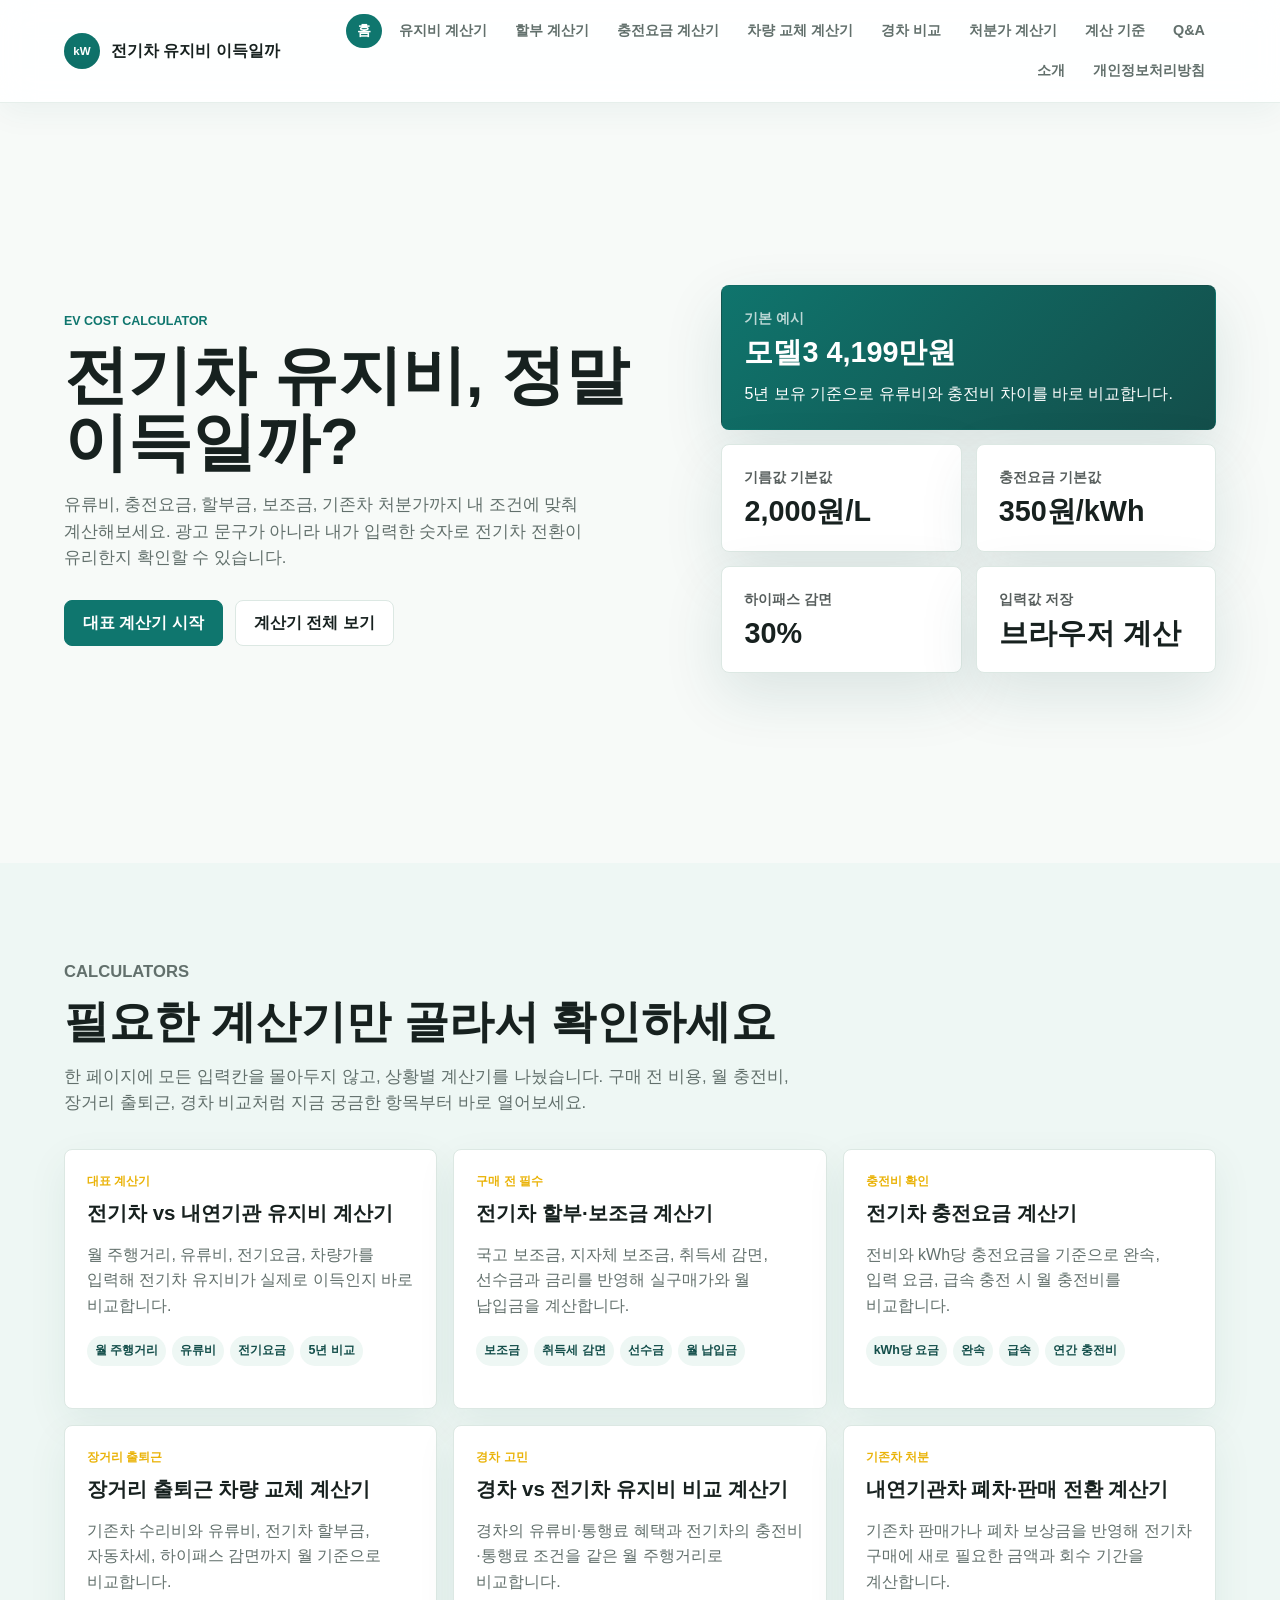
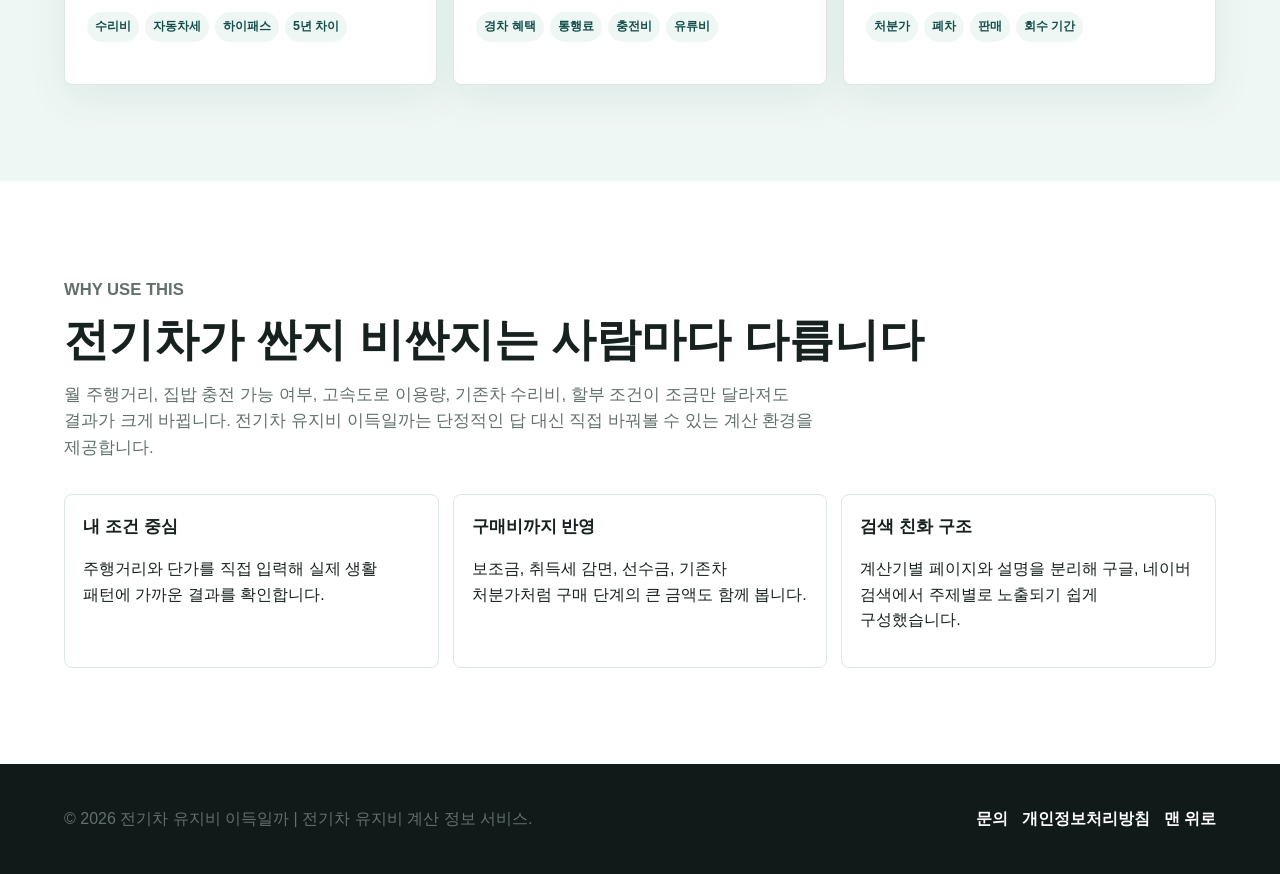
<file: index.html>
<!doctype html>
<html lang="ko">
  <head>
    <meta charset="utf-8" />
    <meta name="viewport" content="width=device-width, initial-scale=1" />
    <title>전기차 유지비 이득일까 | 전기차 유지비 계산기 모음</title>
    <meta name="description" content="전기차 유지비가 정말 이득인지 유류비, 충전요금, 할부금, 보조금, 차량 교체 비용을 계산기별로 확인하세요." />
    <meta name="keywords" content="전기차 유지비, 전기차 계산기, 전기차 충전요금 계산기, 전기차 할부 계산기, 내연기관차 전기차 비교, evcost" />
    <meta name="robots" content="index, follow" />
    <meta name="author" content="전기차 유지비 이득일까" />
    <meta name="naver-site-verification" content="7fd844311cb845d098c473767da560b14080d884" />
    <meta property="og:type" content="website" />
    <meta property="og:locale" content="ko_KR" />
    <meta property="og:title" content="전기차 유지비 이득일까 | 전기차 유지비 계산기 모음" />
    <meta property="og:description" content="전기차 유지비가 정말 이득인지 유류비, 충전요금, 할부금, 보조금, 차량 교체 비용을 계산기별로 확인하세요." />
    <meta property="og:image" content="https://evcost.kr/assets/img/og-cover.svg" />
    <meta property="og:url" content="https://evcost.kr/" />
    <meta name="twitter:card" content="summary_large_image" />
    <meta name="theme-color" content="#0f766e" />
    <link rel="canonical" href="https://evcost.kr/" />
    <link rel="icon" type="image/svg+xml" href="/favicon.svg" />
    <link rel="shortcut icon" href="/favicon.svg" />
    <link rel="stylesheet" href="/assets/css/styles.css?v=20260614-faq" />
    <script
      async
      src="https://pagead2.googlesyndication.com/pagead/js/adsbygoogle.js?client=ca-pub-2838691881113814"
      crossorigin="anonymous"
    ></script>
    <script type="application/ld+json">
      {
        "@context": "https://schema.org",
        "@type": "WebApplication",
        "name": "전기차 유지비 이득일까",
        "applicationCategory": "FinanceApplication",
        "operatingSystem": "Any",
        "url": "https://evcost.kr/",
        "description": "전기차 유지비, 충전요금, 할부, 차량 교체 비용을 비교하는 무료 계산기입니다.",
        "inLanguage": "ko-KR",
        "offers": { "@type": "Offer", "price": "0", "priceCurrency": "KRW" }
      }
    </script>
  </head>
  <body>
    <header class="site-header">
      <a class="brand" href="/" aria-label="전기차 유지비 이득일까 홈">
        <span class="brand-mark" aria-hidden="true">kW</span>
        <span>전기차 유지비 이득일까</span>
      </a>
      <nav class="nav" aria-label="주요 메뉴">
        <a aria-current="page" href="/">홈</a>
        <a href="/calculators/ev-vs-ice/">유지비 계산기</a>
        <a href="/calculators/loan/">할부 계산기</a>
        <a href="/calculators/charging/">충전요금 계산기</a>
        <a href="/calculators/commute/">차량 교체 계산기</a>
        <a href="/calculators/compact/">경차 비교</a>
        <a href="/calculators/disposal/">처분가 계산기</a>
        <a href="/guide/">계산 기준</a>
        <a href="/faq/">Q&A</a>
        <a href="/about/">소개</a>
        <a href="/privacy/">개인정보처리방침</a>
      </nav>
    </header>

    <main id="top">
      <section class="home-hero section-band">
        <div class="hero-copy">
          <p class="eyebrow">EV Cost Calculator</p>
          <h1>전기차 유지비, 정말 이득일까?</h1>
          <p class="hero-text">
            유류비, 충전요금, 할부금, 보조금, 기존차 처분가까지 내 조건에 맞춰 계산해보세요.
            광고 문구가 아니라 내가 입력한 숫자로 전기차 전환이 유리한지 확인할 수 있습니다.
          </p>
          <div class="hero-actions">
            <a class="button primary" href="/calculators/ev-vs-ice/">대표 계산기 시작</a>
            <a class="button ghost" href="#calculators">계산기 전체 보기</a>
          </div>
        </div>
        <div class="home-summary" aria-label="사이트 계산 항목 요약">
          <div class="summary-card highlight">
            <span>기본 예시</span>
            <strong>모델3 4,199만원</strong>
            <p>5년 보유 기준으로 유류비와 충전비 차이를 바로 비교합니다.</p>
          </div>
          <div class="home-stat-grid">
            <p><span>기름값 기본값</span><strong>2,000원/L</strong></p>
            <p><span>충전요금 기본값</span><strong>350원/kWh</strong></p>
            <p><span>하이패스 감면</span><strong>30%</strong></p>
            <p><span>입력값 저장</span><strong>브라우저 계산</strong></p>
          </div>
        </div>
      </section>

      <section id="calculators" class="content-section muted">
        <div class="section-heading">
          <p class="eyebrow">Calculators</p>
          <h2>필요한 계산기만 골라서 확인하세요</h2>
          <p>
            한 페이지에 모든 입력칸을 몰아두지 않고, 상황별 계산기를 나눴습니다. 구매 전 비용,
            월 충전비, 장거리 출퇴근, 경차 비교처럼 지금 궁금한 항목부터 바로 열어보세요.
          </p>
        </div>
        <div class="tool-grid">
          <a class="tool-card" href="/calculators/ev-vs-ice/">
            <span class="tool-eyebrow">대표 계산기</span>
            <h3>전기차 vs 내연기관 유지비 계산기</h3>
            <p>월 주행거리, 유류비, 전기요금, 차량가를 입력해 전기차 유지비가 실제로 이득인지 바로 비교합니다.</p>
            <div class="tag-row"><span>월 주행거리</span><span>유류비</span><span>전기요금</span><span>5년 비교</span></div>
          </a>
          <a class="tool-card" href="/calculators/loan/">
            <span class="tool-eyebrow">구매 전 필수</span>
            <h3>전기차 할부·보조금 계산기</h3>
            <p>국고 보조금, 지자체 보조금, 취득세 감면, 선수금과 금리를 반영해 실구매가와 월 납입금을 계산합니다.</p>
            <div class="tag-row"><span>보조금</span><span>취득세 감면</span><span>선수금</span><span>월 납입금</span></div>
          </a>
          <a class="tool-card" href="/calculators/charging/">
            <span class="tool-eyebrow">충전비 확인</span>
            <h3>전기차 충전요금 계산기</h3>
            <p>전비와 kWh당 충전요금을 기준으로 완속, 입력 요금, 급속 충전 시 월 충전비를 비교합니다.</p>
            <div class="tag-row"><span>kWh당 요금</span><span>완속</span><span>급속</span><span>연간 충전비</span></div>
          </a>
          <a class="tool-card" href="/calculators/commute/">
            <span class="tool-eyebrow">장거리 출퇴근</span>
            <h3>장거리 출퇴근 차량 교체 계산기</h3>
            <p>기존차 수리비와 유류비, 전기차 할부금, 자동차세, 하이패스 감면까지 월 기준으로 비교합니다.</p>
            <div class="tag-row"><span>수리비</span><span>자동차세</span><span>하이패스</span><span>5년 차이</span></div>
          </a>
          <a class="tool-card" href="/calculators/compact/">
            <span class="tool-eyebrow">경차 고민</span>
            <h3>경차 vs 전기차 유지비 비교 계산기</h3>
            <p>경차의 유류비·통행료 혜택과 전기차의 충전비·통행료 조건을 같은 월 주행거리로 비교합니다.</p>
            <div class="tag-row"><span>경차 혜택</span><span>통행료</span><span>충전비</span><span>유류비</span></div>
          </a>
          <a class="tool-card" href="/calculators/disposal/">
            <span class="tool-eyebrow">기존차 처분</span>
            <h3>내연기관차 폐차·판매 전환 계산기</h3>
            <p>기존차 판매가나 폐차 보상금을 반영해 전기차 구매에 새로 필요한 금액과 회수 기간을 계산합니다.</p>
            <div class="tag-row"><span>처분가</span><span>폐차</span><span>판매</span><span>회수 기간</span></div>
          </a>
        </div>
      </section>

      <section class="content-section">
        <div class="section-heading">
          <p class="eyebrow">Why Use This</p>
          <h2>전기차가 싼지 비싼지는 사람마다 다릅니다</h2>
          <p>
            월 주행거리, 집밥 충전 가능 여부, 고속도로 이용량, 기존차 수리비, 할부 조건이 조금만 달라져도
            결과가 크게 바뀝니다. 전기차 유지비 이득일까는 단정적인 답 대신 직접 바꿔볼 수 있는 계산 환경을 제공합니다.
          </p>
        </div>
        <div class="info-grid">
          <article><h3>내 조건 중심</h3><p>주행거리와 단가를 직접 입력해 실제 생활 패턴에 가까운 결과를 확인합니다.</p></article>
          <article><h3>구매비까지 반영</h3><p>보조금, 취득세 감면, 선수금, 기존차 처분가처럼 구매 단계의 큰 금액도 함께 봅니다.</p></article>
          <article><h3>검색 친화 구조</h3><p>계산기별 페이지와 설명을 분리해 구글, 네이버 검색에서 주제별로 노출되기 쉽게 구성했습니다.</p></article>
        </div>
      </section>
    </main>

    <footer class="site-footer">
      <p>© <span id="year"></span> 전기차 유지비 이득일까 | 전기차 유지비 계산 정보 서비스.</p>
      <div class="footer-links">
        <a href="mailto:junhxx24@gmail.com">문의</a>
        <a href="/privacy/">개인정보처리방침</a>
        <a href="#top">맨 위로</a>
      </div>
    </footer>

    <script src="/assets/js/app.js?v=20260613-multipage" defer></script>
  </body>
</html>
</file>
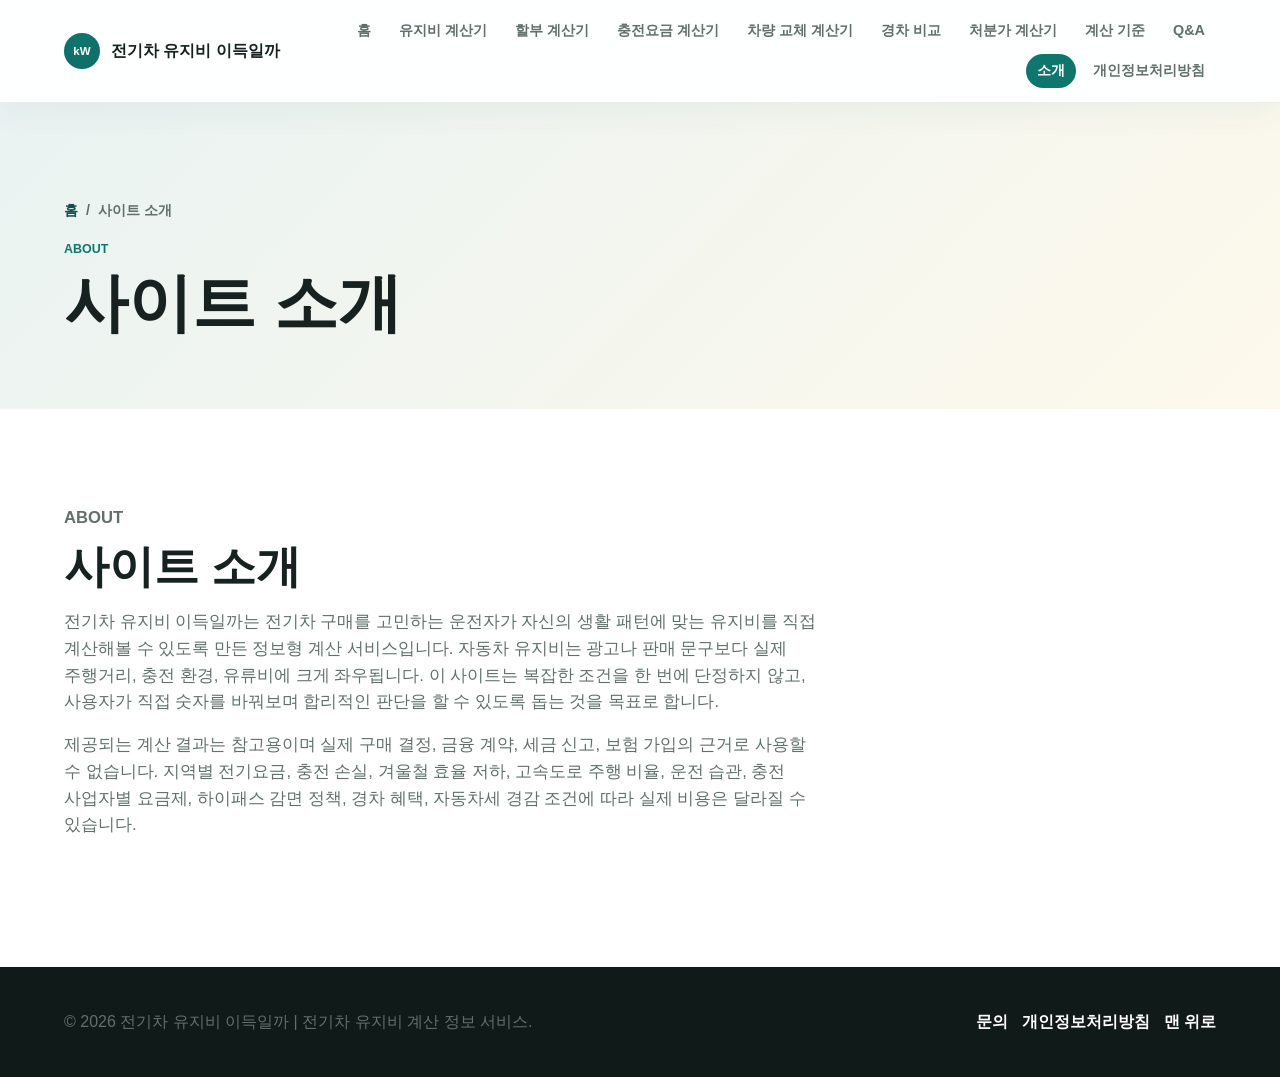
<file: about/index.html>
<!doctype html>
<html lang="ko">
  <head>
    <meta charset="utf-8" />
    <meta name="viewport" content="width=device-width, initial-scale=1" />
    <title>사이트 소개 | 전기차 유지비 이득일까</title>
    <meta name="description" content="전기차 유지비 이득일까 서비스의 목적과 계산 결과 이용 시 참고사항을 안내합니다." />
    <meta name="keywords" content="전기차 유지비, 전기차 계산기, 전기차 충전요금 계산기, 전기차 할부 계산기, 내연기관차 전기차 비교, evcost" />
    <meta name="robots" content="index, follow" />
    <meta name="author" content="전기차 유지비 이득일까" />
    <meta name="naver-site-verification" content="7fd844311cb845d098c473767da560b14080d884" />
    <meta property="og:type" content="website" />
    <meta property="og:locale" content="ko_KR" />
    <meta property="og:title" content="사이트 소개" />
    <meta property="og:description" content="전기차 유지비 이득일까 서비스의 목적과 계산 결과 이용 시 참고사항을 안내합니다." />
    <meta property="og:image" content="https://evcost.kr/assets/img/og-cover.svg" />
    <meta property="og:url" content="https://evcost.kr/about/" />
    <meta name="twitter:card" content="summary_large_image" />
    <meta name="theme-color" content="#0f766e" />
    <link rel="canonical" href="https://evcost.kr/about/" />
    <link rel="icon" type="image/svg+xml" href="/favicon.svg" />
    <link rel="shortcut icon" href="/favicon.svg" />
    <link rel="stylesheet" href="/assets/css/styles.css?v=20260614-faq" />
    <script
      async
      src="https://pagead2.googlesyndication.com/pagead/js/adsbygoogle.js?client=ca-pub-2838691881113814"
      crossorigin="anonymous"
    ></script>
    <script type="application/ld+json">
      {
        "@context": "https://schema.org",
        "@type": "WebApplication",
        "name": "전기차 유지비 이득일까",
        "applicationCategory": "FinanceApplication",
        "operatingSystem": "Any",
        "url": "https://evcost.kr/",
        "description": "전기차 유지비, 충전요금, 할부, 차량 교체 비용을 비교하는 무료 계산기입니다.",
        "inLanguage": "ko-KR",
        "offers": { "@type": "Offer", "price": "0", "priceCurrency": "KRW" }
      }
    </script>
  </head>
  <body>
    <header class="site-header">
      <a class="brand" href="/" aria-label="전기차 유지비 이득일까 홈">
        <span class="brand-mark" aria-hidden="true">kW</span>
        <span>전기차 유지비 이득일까</span>
      </a>
      <nav class="nav" aria-label="주요 메뉴">
        <a href="/">홈</a>
        <a href="/calculators/ev-vs-ice/">유지비 계산기</a>
        <a href="/calculators/loan/">할부 계산기</a>
        <a href="/calculators/charging/">충전요금 계산기</a>
        <a href="/calculators/commute/">차량 교체 계산기</a>
        <a href="/calculators/compact/">경차 비교</a>
        <a href="/calculators/disposal/">처분가 계산기</a>
        <a href="/guide/">계산 기준</a>
        <a href="/faq/">Q&A</a>
        <a aria-current="page" href="/about/">소개</a>
        <a href="/privacy/">개인정보처리방침</a>
      </nav>
    </header>

    <main id="top">
      <section class="page-hero section-band compact-hero">
        <div class="breadcrumbs"><a href="/">홈</a><span>/</span><span>사이트 소개</span></div>
        <p class="eyebrow">About</p>
        <h1>사이트 소개</h1>
      </section>

      <section id="about" class="content-section">
        <div class="section-heading">
          <p class="eyebrow">About</p>
          <h2>사이트 소개</h2>
          <p>
            전기차 유지비 이득일까는 전기차 구매를 고민하는 운전자가 자신의 생활 패턴에 맞는 유지비를
            직접 계산해볼 수 있도록 만든 정보형 계산 서비스입니다. 자동차 유지비는 광고나
            판매 문구보다 실제 주행거리, 충전 환경, 유류비에 크게 좌우됩니다. 이 사이트는
            복잡한 조건을 한 번에 단정하지 않고, 사용자가 직접 숫자를 바꿔보며 합리적인
            판단을 할 수 있도록 돕는 것을 목표로 합니다.
          </p>
          <p>
            제공되는 계산 결과는 참고용이며 실제 구매 결정, 금융 계약, 세금 신고, 보험 가입의
            근거로 사용할 수 없습니다. 지역별 전기요금, 충전 손실, 겨울철 효율 저하, 고속도로
            주행 비율, 운전 습관, 충전 사업자별 요금제, 하이패스 감면 정책, 경차 혜택, 자동차세 경감 조건에
            따라 실제 비용은 달라질 수 있습니다.
          </p>
        </div>
      </section>
    </main>

    <footer class="site-footer">
      <p>© <span id="year"></span> 전기차 유지비 이득일까 | 전기차 유지비 계산 정보 서비스.</p>
      <div class="footer-links">
        <a href="mailto:junhxx24@gmail.com">문의</a>
        <a href="/privacy/">개인정보처리방침</a>
        <a href="#top">맨 위로</a>
      </div>
    </footer>

    <script src="/assets/js/app.js?v=20260613-multipage" defer></script>
  </body>
</html>
</file>
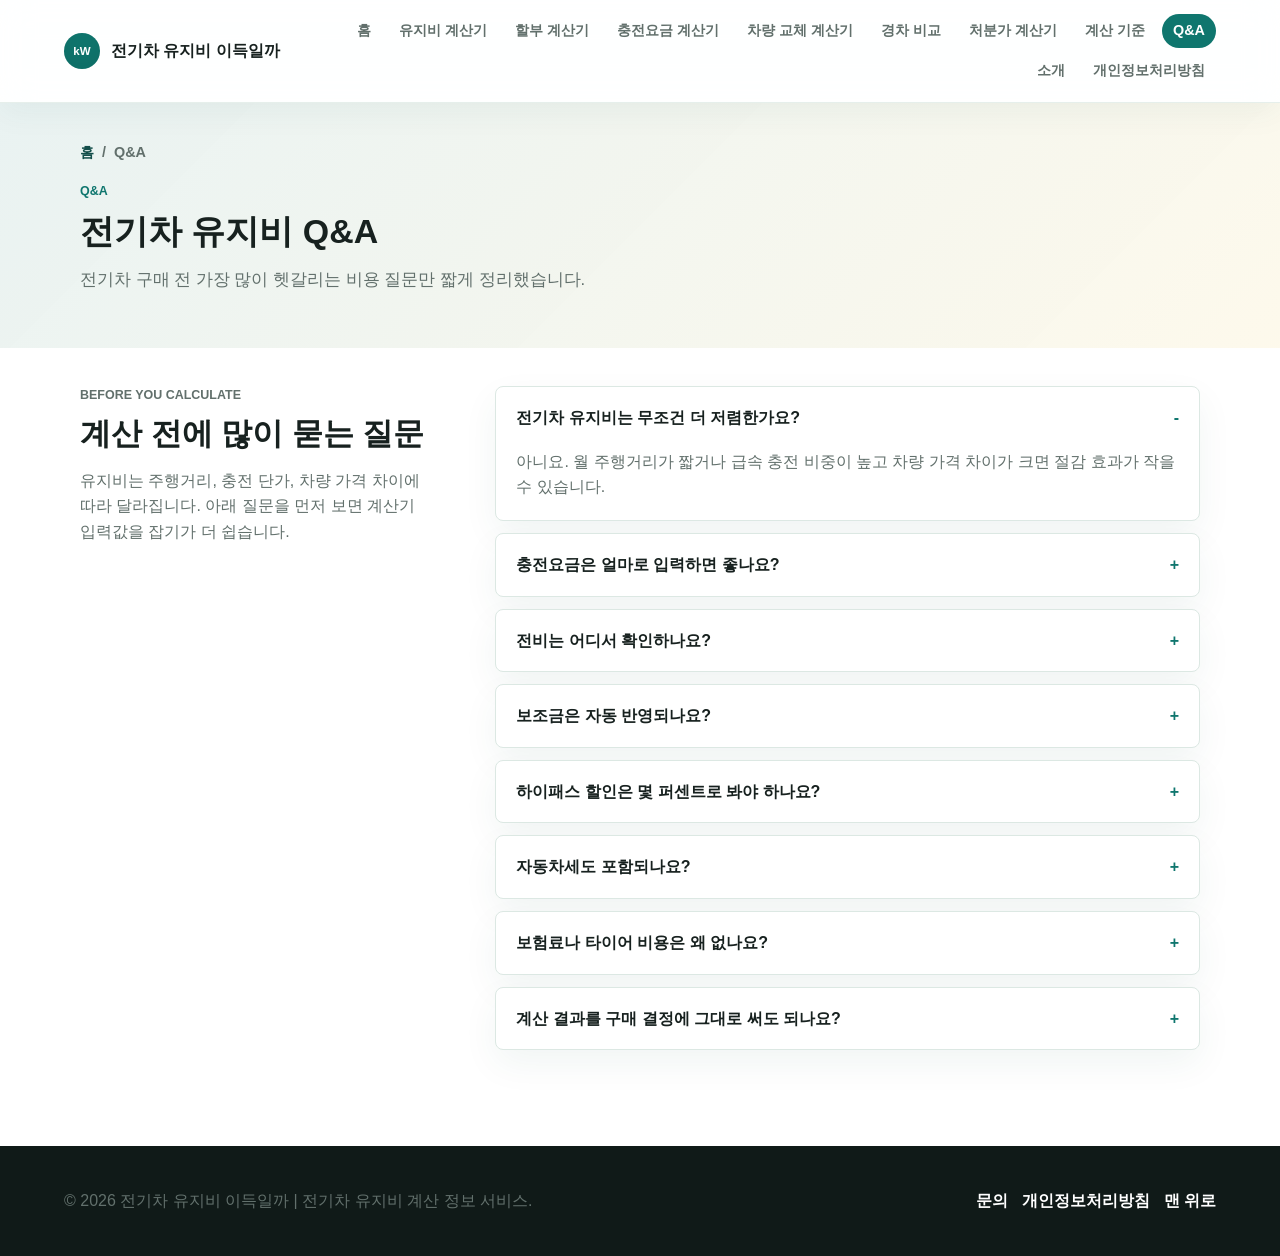
<file: faq/index.html>
<!doctype html>
<html lang="ko">
  <head>
    <meta charset="utf-8" />
    <meta name="viewport" content="width=device-width, initial-scale=1" />
    <title>전기차 유지비 Q&A | 전기차 유지비 이득일까</title>
    <meta name="description" content="전기차 유지비, 충전요금, 할부, 보조금, 하이패스 할인, 자동차세 관련 자주 묻는 질문을 정리했습니다." />
    <meta name="keywords" content="전기차 유지비 Q&A, 전기차 유지비 질문, 전기차 충전요금, 전기차 자동차세, 전기차 하이패스 할인" />
    <meta name="robots" content="index, follow" />
    <meta name="author" content="전기차 유지비 이득일까" />
    <meta name="naver-site-verification" content="7fd844311cb845d098c473767da560b14080d884" />
    <meta property="og:type" content="website" />
    <meta property="og:locale" content="ko_KR" />
    <meta property="og:title" content="전기차 유지비 Q&A" />
    <meta property="og:description" content="전기차 유지비와 충전요금, 세금, 할인 혜택 관련 자주 묻는 질문을 확인하세요." />
    <meta property="og:image" content="https://evcost.kr/assets/img/og-cover.svg" />
    <meta property="og:url" content="https://evcost.kr/faq/" />
    <meta name="twitter:card" content="summary_large_image" />
    <meta name="theme-color" content="#0f766e" />
    <link rel="canonical" href="https://evcost.kr/faq/" />
    <link rel="icon" type="image/svg+xml" href="/favicon.svg" />
    <link rel="shortcut icon" href="/favicon.svg" />
    <link rel="stylesheet" href="/assets/css/styles.css?v=20260614-faq" />
    <script
      async
      src="https://pagead2.googlesyndication.com/pagead/js/adsbygoogle.js?client=ca-pub-2838691881113814"
      crossorigin="anonymous"
    ></script>
    <script type="application/ld+json">
      {
        "@context": "https://schema.org",
        "@type": "FAQPage",
        "mainEntity": [
          {
            "@type": "Question",
            "name": "전기차 유지비는 무조건 내연기관차보다 저렴한가요?",
            "acceptedAnswer": {
              "@type": "Answer",
              "text": "무조건 저렴하지는 않습니다. 월 주행거리, 충전 단가, 유류비, 차량 가격 차이, 할부 조건에 따라 결과가 달라집니다."
            }
          },
          {
            "@type": "Question",
            "name": "충전요금은 어떤 기준으로 입력하면 되나요?",
            "acceptedAnswer": {
              "@type": "Answer",
              "text": "주로 이용하는 충전 환경의 kWh당 요금을 입력하면 됩니다. 집밥, 완속, 급속 충전 비중에 따라 평균 단가를 조정해보는 것이 좋습니다."
            }
          },
          {
            "@type": "Question",
            "name": "전기차 자동차세는 어떻게 보나요?",
            "acceptedAnswer": {
              "@type": "Answer",
              "text": "전기차 자동차세는 일반 내연기관차처럼 배기량으로 계산하지 않습니다. 실제 세액은 정책과 차량 구분에 따라 달라질 수 있어 계산기에서는 직접 입력할 수 있게 두었습니다."
            }
          }
        ]
      }
    </script>
  </head>
  <body>
    <header class="site-header">
      <a class="brand" href="/" aria-label="전기차 유지비 이득일까 홈">
        <span class="brand-mark" aria-hidden="true">kW</span>
        <span>전기차 유지비 이득일까</span>
      </a>
      <nav class="nav" aria-label="주요 메뉴">
        <a href="/">홈</a>
        <a href="/calculators/ev-vs-ice/">유지비 계산기</a>
        <a href="/calculators/loan/">할부 계산기</a>
        <a href="/calculators/charging/">충전요금 계산기</a>
        <a href="/calculators/commute/">차량 교체 계산기</a>
        <a href="/calculators/compact/">경차 비교</a>
        <a href="/calculators/disposal/">처분가 계산기</a>
        <a href="/guide/">계산 기준</a>
        <a aria-current="page" href="/faq/">Q&A</a>
        <a href="/about/">소개</a>
        <a href="/privacy/">개인정보처리방침</a>
      </nav>
    </header>

    <main id="top">
      <section class="page-hero section-band compact-hero faq-hero">
        <div class="faq-hero-inner">
          <div class="breadcrumbs"><a href="/">홈</a><span>/</span><span>Q&A</span></div>
          <p class="eyebrow">Q&A</p>
          <h1>전기차 유지비 Q&A</h1>
          <p class="hero-text">전기차 구매 전 가장 많이 헷갈리는 비용 질문만 짧게 정리했습니다.</p>
        </div>
      </section>

      <section class="content-section faq-section">
        <div class="faq-shell">
          <div class="faq-intro">
            <p class="eyebrow">Before You Calculate</p>
            <h2>계산 전에 많이 묻는 질문</h2>
            <p>
              유지비는 주행거리, 충전 단가, 차량 가격 차이에 따라 달라집니다.
              아래 질문을 먼저 보면 계산기 입력값을 잡기가 더 쉽습니다.
            </p>
          </div>
          <div class="faq-list">
            <details open>
              <summary>전기차 유지비는 무조건 더 저렴한가요?</summary>
              <p>아니요. 월 주행거리가 짧거나 급속 충전 비중이 높고 차량 가격 차이가 크면 절감 효과가 작을 수 있습니다.</p>
            </details>
            <details>
              <summary>충전요금은 얼마로 입력하면 좋나요?</summary>
              <p>주로 쓰는 충전 환경의 kWh당 요금을 넣으면 됩니다. 집밥과 공용 충전을 섞어 쓴다면 평균 단가로 입력해보세요.</p>
            </details>
            <details>
              <summary>전비는 어디서 확인하나요?</summary>
              <p>차량 제원표의 복합 전비를 기준으로 시작하고, 실제 주행 기록이 있다면 본인 평균 전비로 바꾸는 것이 더 정확합니다.</p>
            </details>
            <details>
              <summary>보조금은 자동 반영되나요?</summary>
              <p>지역과 차종에 따라 달라서 자동 반영하지 않습니다. 할부 계산기에서 국고 보조금과 지자체 보조금을 직접 입력하면 됩니다.</p>
            </details>
            <details>
              <summary>하이패스 할인은 몇 퍼센트로 봐야 하나요?</summary>
              <p>정책은 바뀔 수 있습니다. 현재 조건과 실제 적용 여부를 확인한 뒤 계산기의 감면율을 직접 조정해 주세요.</p>
            </details>
            <details>
              <summary>자동차세도 포함되나요?</summary>
              <p>차량 교체 계산기에는 기존차 배기량 기준 자동차세와 전기차 연 자동차세 입력값을 포함했습니다.</p>
            </details>
            <details>
              <summary>보험료나 타이어 비용은 왜 없나요?</summary>
              <p>개인 조건과 차량 등급 차이가 커서 현재는 별도 항목으로 넣지 않았습니다. 추후 비교 기능으로 분리할 수 있습니다.</p>
            </details>
            <details>
              <summary>계산 결과를 구매 결정에 그대로 써도 되나요?</summary>
              <p>참고용으로만 봐주세요. 실제 계약, 세금, 보험, 충전 단가, 보조금 조건은 구매 시점에 다시 확인해야 합니다.</p>
            </details>
          </div>
        </div>
      </section>
    </main>

    <footer class="site-footer">
      <p>© <span id="year"></span> 전기차 유지비 이득일까 | 전기차 유지비 계산 정보 서비스.</p>
      <div class="footer-links">
        <a href="mailto:junhxx24@gmail.com">문의</a>
        <a href="/privacy/">개인정보처리방침</a>
        <a href="#top">맨 위로</a>
      </div>
    </footer>

    <script src="/assets/js/app.js?v=20260613-multipage" defer></script>
  </body>
</html>
</file>
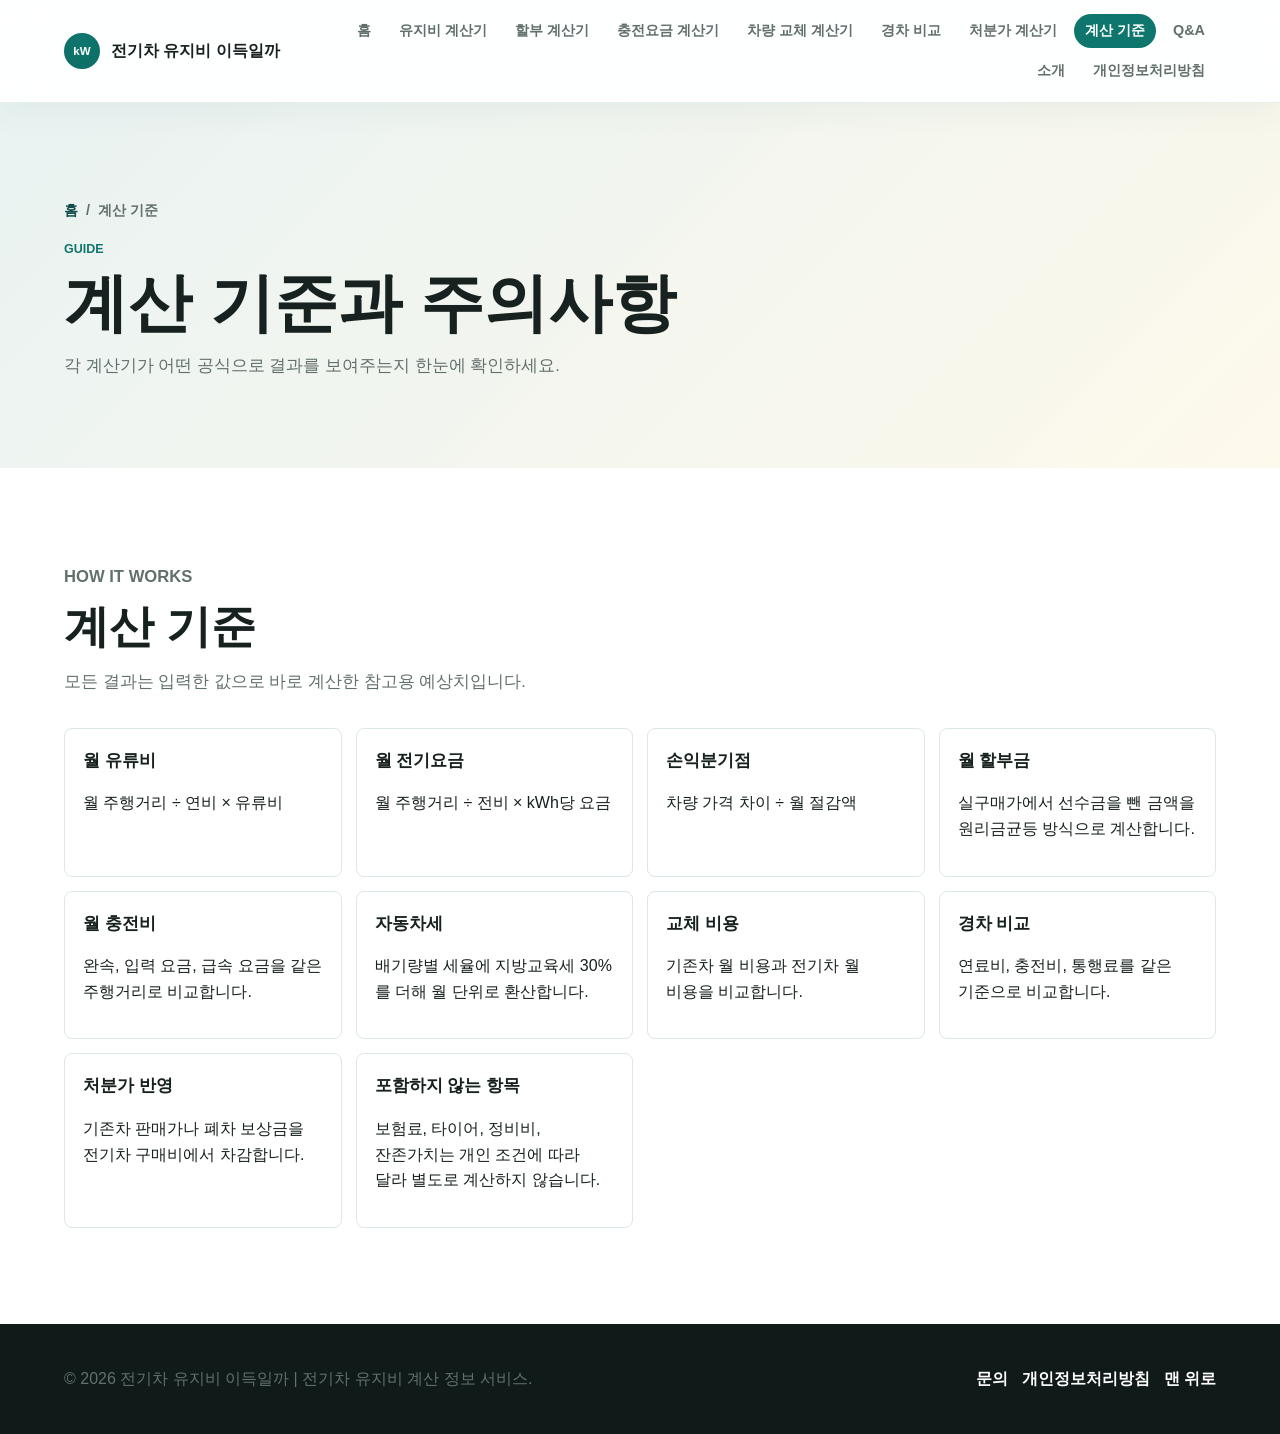
<file: guide/index.html>
<!doctype html>
<html lang="ko">
  <head>
    <meta charset="utf-8" />
    <meta name="viewport" content="width=device-width, initial-scale=1" />
    <title>계산 기준 | 전기차 유지비 이득일까</title>
    <meta name="description" content="전기차 유지비, 할부, 충전요금, 자동차세, 하이패스 할인 계산 기준과 참고사항을 안내합니다." />
    <meta name="keywords" content="전기차 유지비, 전기차 계산기, 전기차 충전요금 계산기, 전기차 할부 계산기, 내연기관차 전기차 비교, evcost" />
    <meta name="robots" content="index, follow" />
    <meta name="author" content="전기차 유지비 이득일까" />
    <meta name="naver-site-verification" content="7fd844311cb845d098c473767da560b14080d884" />
    <meta property="og:type" content="website" />
    <meta property="og:locale" content="ko_KR" />
    <meta property="og:title" content="계산 기준" />
    <meta property="og:description" content="전기차 유지비, 할부, 충전요금, 자동차세, 하이패스 할인 계산 기준과 참고사항을 안내합니다." />
    <meta property="og:image" content="https://evcost.kr/assets/img/og-cover.svg" />
    <meta property="og:url" content="https://evcost.kr/guide/" />
    <meta name="twitter:card" content="summary_large_image" />
    <meta name="theme-color" content="#0f766e" />
    <link rel="canonical" href="https://evcost.kr/guide/" />
    <link rel="icon" type="image/svg+xml" href="/favicon.svg" />
    <link rel="shortcut icon" href="/favicon.svg" />
    <link rel="stylesheet" href="/assets/css/styles.css?v=20260614-faq" />
    <script
      async
      src="https://pagead2.googlesyndication.com/pagead/js/adsbygoogle.js?client=ca-pub-2838691881113814"
      crossorigin="anonymous"
    ></script>
    <script type="application/ld+json">
      {
        "@context": "https://schema.org",
        "@type": "WebApplication",
        "name": "전기차 유지비 이득일까",
        "applicationCategory": "FinanceApplication",
        "operatingSystem": "Any",
        "url": "https://evcost.kr/",
        "description": "전기차 유지비, 충전요금, 할부, 차량 교체 비용을 비교하는 무료 계산기입니다.",
        "inLanguage": "ko-KR",
        "offers": { "@type": "Offer", "price": "0", "priceCurrency": "KRW" }
      }
    </script>
  </head>
  <body>
    <header class="site-header">
      <a class="brand" href="/" aria-label="전기차 유지비 이득일까 홈">
        <span class="brand-mark" aria-hidden="true">kW</span>
        <span>전기차 유지비 이득일까</span>
      </a>
      <nav class="nav" aria-label="주요 메뉴">
        <a href="/">홈</a>
        <a href="/calculators/ev-vs-ice/">유지비 계산기</a>
        <a href="/calculators/loan/">할부 계산기</a>
        <a href="/calculators/charging/">충전요금 계산기</a>
        <a href="/calculators/commute/">차량 교체 계산기</a>
        <a href="/calculators/compact/">경차 비교</a>
        <a href="/calculators/disposal/">처분가 계산기</a>
        <a aria-current="page" href="/guide/">계산 기준</a>
        <a href="/faq/">Q&A</a>
        <a href="/about/">소개</a>
        <a href="/privacy/">개인정보처리방침</a>
      </nav>
    </header>

    <main id="top">
      <section class="page-hero section-band compact-hero">
        <div class="breadcrumbs"><a href="/">홈</a><span>/</span><span>계산 기준</span></div>
        <p class="eyebrow">Guide</p>
        <h1>계산 기준과 주의사항</h1>
        <p class="hero-text">각 계산기가 어떤 공식으로 결과를 보여주는지 한눈에 확인하세요.</p>
      </section>

      <section id="guide" class="content-section">
        <div class="section-heading">
          <p class="eyebrow">How It Works</p>
          <h2>계산 기준</h2>
          <p>모든 결과는 입력한 값으로 바로 계산한 참고용 예상치입니다.</p>
        </div>
        <div class="info-grid">
          <article>
            <h3>월 유류비</h3>
            <p>월 주행거리 ÷ 연비 × 유류비</p>
          </article>
          <article>
            <h3>월 전기요금</h3>
            <p>월 주행거리 ÷ 전비 × kWh당 요금</p>
          </article>
          <article>
            <h3>손익분기점</h3>
            <p>차량 가격 차이 ÷ 월 절감액</p>
          </article>
          <article>
            <h3>월 할부금</h3>
            <p>실구매가에서 선수금을 뺀 금액을 원리금균등 방식으로 계산합니다.</p>
          </article>
          <article>
            <h3>월 충전비</h3>
            <p>완속, 입력 요금, 급속 요금을 같은 주행거리로 비교합니다.</p>
          </article>
          <article>
            <h3>자동차세</h3>
            <p>배기량별 세율에 지방교육세 30%를 더해 월 단위로 환산합니다.</p>
          </article>
          <article>
            <h3>교체 비용</h3>
            <p>기존차 월 비용과 전기차 월 비용을 비교합니다.</p>
          </article>
          <article>
            <h3>경차 비교</h3>
            <p>연료비, 충전비, 통행료를 같은 기준으로 비교합니다.</p>
          </article>
          <article>
            <h3>처분가 반영</h3>
            <p>기존차 판매가나 폐차 보상금을 전기차 구매비에서 차감합니다.</p>
          </article>
          <article>
            <h3>포함하지 않는 항목</h3>
            <p>보험료, 타이어, 정비비, 잔존가치는 개인 조건에 따라 달라 별도로 계산하지 않습니다.</p>
          </article>
        </div>
      </section>
    </main>

    <footer class="site-footer">
      <p>© <span id="year"></span> 전기차 유지비 이득일까 | 전기차 유지비 계산 정보 서비스.</p>
      <div class="footer-links">
        <a href="mailto:junhxx24@gmail.com">문의</a>
        <a href="/privacy/">개인정보처리방침</a>
        <a href="#top">맨 위로</a>
      </div>
    </footer>

    <script src="/assets/js/app.js?v=20260613-multipage" defer></script>
  </body>
</html>
</file>
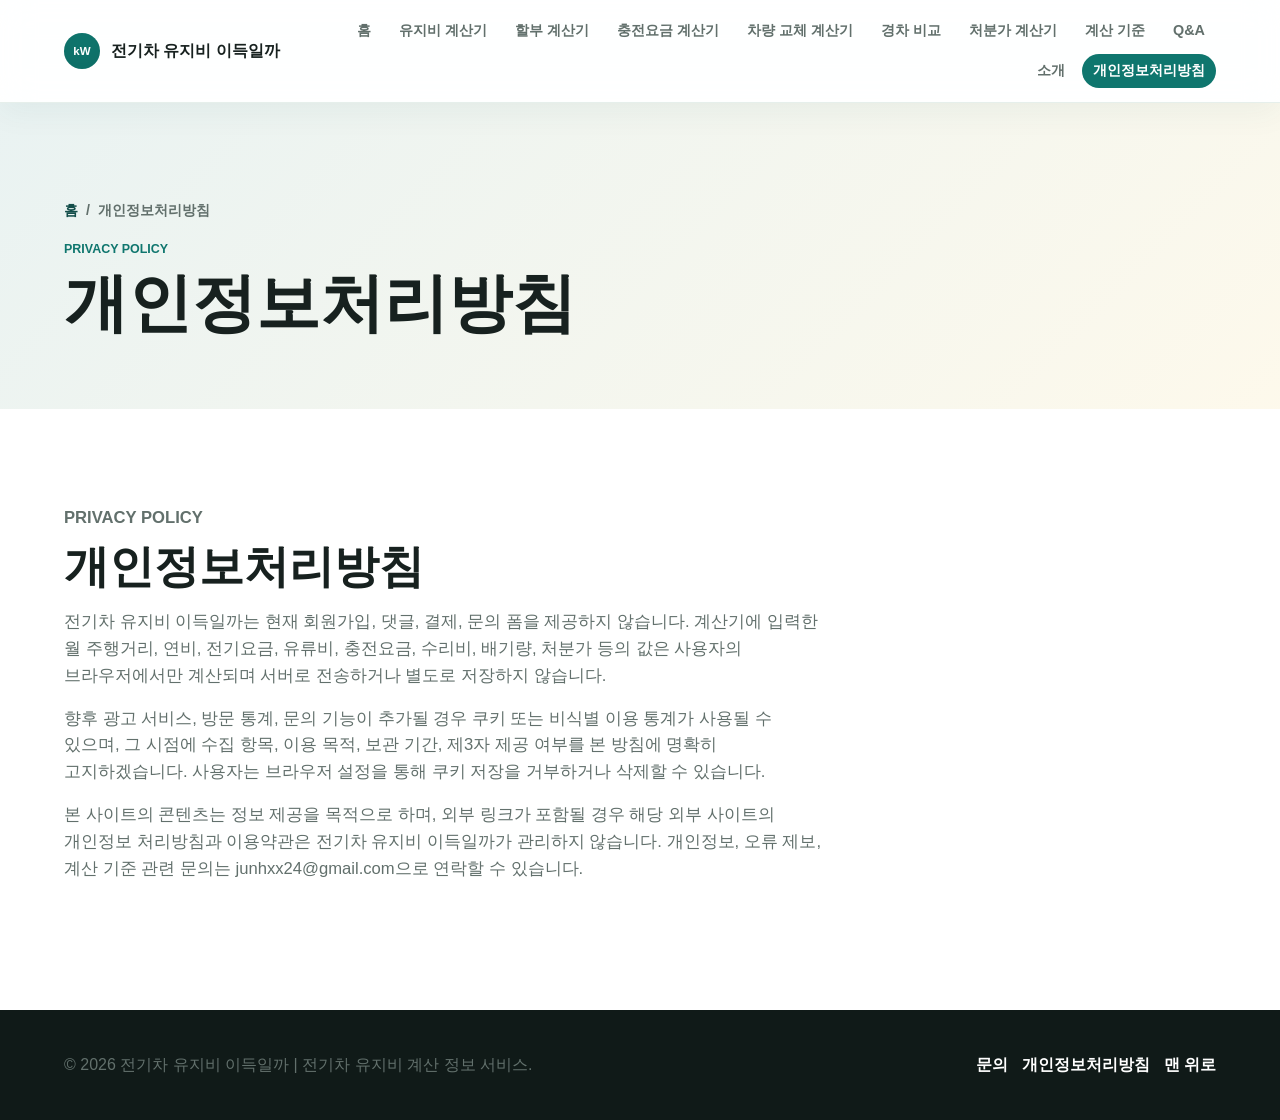
<file: privacy/index.html>
<!doctype html>
<html lang="ko">
  <head>
    <meta charset="utf-8" />
    <meta name="viewport" content="width=device-width, initial-scale=1" />
    <title>개인정보처리방침 | 전기차 유지비 이득일까</title>
    <meta name="description" content="전기차 유지비 이득일까의 개인정보 처리 방식, 브라우저 입력값 처리, 문의처를 안내합니다." />
    <meta name="keywords" content="전기차 유지비, 전기차 계산기, 전기차 충전요금 계산기, 전기차 할부 계산기, 내연기관차 전기차 비교, evcost" />
    <meta name="robots" content="index, follow" />
    <meta name="author" content="전기차 유지비 이득일까" />
    <meta name="naver-site-verification" content="7fd844311cb845d098c473767da560b14080d884" />
    <meta property="og:type" content="website" />
    <meta property="og:locale" content="ko_KR" />
    <meta property="og:title" content="개인정보처리방침" />
    <meta property="og:description" content="전기차 유지비 이득일까의 개인정보 처리 방식, 브라우저 입력값 처리, 문의처를 안내합니다." />
    <meta property="og:image" content="https://evcost.kr/assets/img/og-cover.svg" />
    <meta property="og:url" content="https://evcost.kr/privacy/" />
    <meta name="twitter:card" content="summary_large_image" />
    <meta name="theme-color" content="#0f766e" />
    <link rel="canonical" href="https://evcost.kr/privacy/" />
    <link rel="icon" type="image/svg+xml" href="/favicon.svg" />
    <link rel="shortcut icon" href="/favicon.svg" />
    <link rel="stylesheet" href="/assets/css/styles.css?v=20260614-faq" />
    <script
      async
      src="https://pagead2.googlesyndication.com/pagead/js/adsbygoogle.js?client=ca-pub-2838691881113814"
      crossorigin="anonymous"
    ></script>
    <script type="application/ld+json">
      {
        "@context": "https://schema.org",
        "@type": "WebApplication",
        "name": "전기차 유지비 이득일까",
        "applicationCategory": "FinanceApplication",
        "operatingSystem": "Any",
        "url": "https://evcost.kr/",
        "description": "전기차 유지비, 충전요금, 할부, 차량 교체 비용을 비교하는 무료 계산기입니다.",
        "inLanguage": "ko-KR",
        "offers": { "@type": "Offer", "price": "0", "priceCurrency": "KRW" }
      }
    </script>
  </head>
  <body>
    <header class="site-header">
      <a class="brand" href="/" aria-label="전기차 유지비 이득일까 홈">
        <span class="brand-mark" aria-hidden="true">kW</span>
        <span>전기차 유지비 이득일까</span>
      </a>
      <nav class="nav" aria-label="주요 메뉴">
        <a href="/">홈</a>
        <a href="/calculators/ev-vs-ice/">유지비 계산기</a>
        <a href="/calculators/loan/">할부 계산기</a>
        <a href="/calculators/charging/">충전요금 계산기</a>
        <a href="/calculators/commute/">차량 교체 계산기</a>
        <a href="/calculators/compact/">경차 비교</a>
        <a href="/calculators/disposal/">처분가 계산기</a>
        <a href="/guide/">계산 기준</a>
        <a href="/faq/">Q&A</a>
        <a href="/about/">소개</a>
        <a aria-current="page" href="/privacy/">개인정보처리방침</a>
      </nav>
    </header>

    <main id="top">
      <section class="page-hero section-band compact-hero">
        <div class="breadcrumbs"><a href="/">홈</a><span>/</span><span>개인정보처리방침</span></div>
        <p class="eyebrow">Privacy Policy</p>
        <h1>개인정보처리방침</h1>
      </section>

      <section id="privacy" class="content-section">
        <div class="section-heading">
          <p class="eyebrow">Privacy Policy</p>
          <h2>개인정보처리방침</h2>
          <p>
            전기차 유지비 이득일까는 현재 회원가입, 댓글, 결제, 문의 폼을 제공하지 않습니다.
            계산기에 입력한 월 주행거리, 연비, 전기요금, 유류비, 충전요금, 수리비, 배기량, 처분가 등의 값은 사용자의 브라우저에서만
            계산되며 서버로 전송하거나 별도로 저장하지 않습니다.
          </p>
          <p>
            향후 광고 서비스, 방문 통계, 문의 기능이 추가될 경우 쿠키 또는 비식별 이용 통계가
            사용될 수 있으며, 그 시점에 수집 항목, 이용 목적, 보관 기간, 제3자 제공 여부를
            본 방침에 명확히 고지하겠습니다. 사용자는 브라우저 설정을 통해 쿠키 저장을 거부하거나
            삭제할 수 있습니다.
          </p>
          <p>
            본 사이트의 콘텐츠는 정보 제공을 목적으로 하며, 외부 링크가 포함될 경우 해당 외부
            사이트의 개인정보 처리방침과 이용약관은 전기차 유지비 이득일까가 관리하지 않습니다.
            개인정보, 오류 제보, 계산 기준 관련 문의는
            <a href="mailto:junhxx24@gmail.com">junhxx24@gmail.com</a>으로 연락할 수 있습니다.
          </p>
        </div>
      </section>
    </main>

    <footer class="site-footer">
      <p>© <span id="year"></span> 전기차 유지비 이득일까 | 전기차 유지비 계산 정보 서비스.</p>
      <div class="footer-links">
        <a href="mailto:junhxx24@gmail.com">문의</a>
        <a href="/privacy/">개인정보처리방침</a>
        <a href="#top">맨 위로</a>
      </div>
    </footer>

    <script src="/assets/js/app.js?v=20260613-multipage" defer></script>
  </body>
</html>
</file>
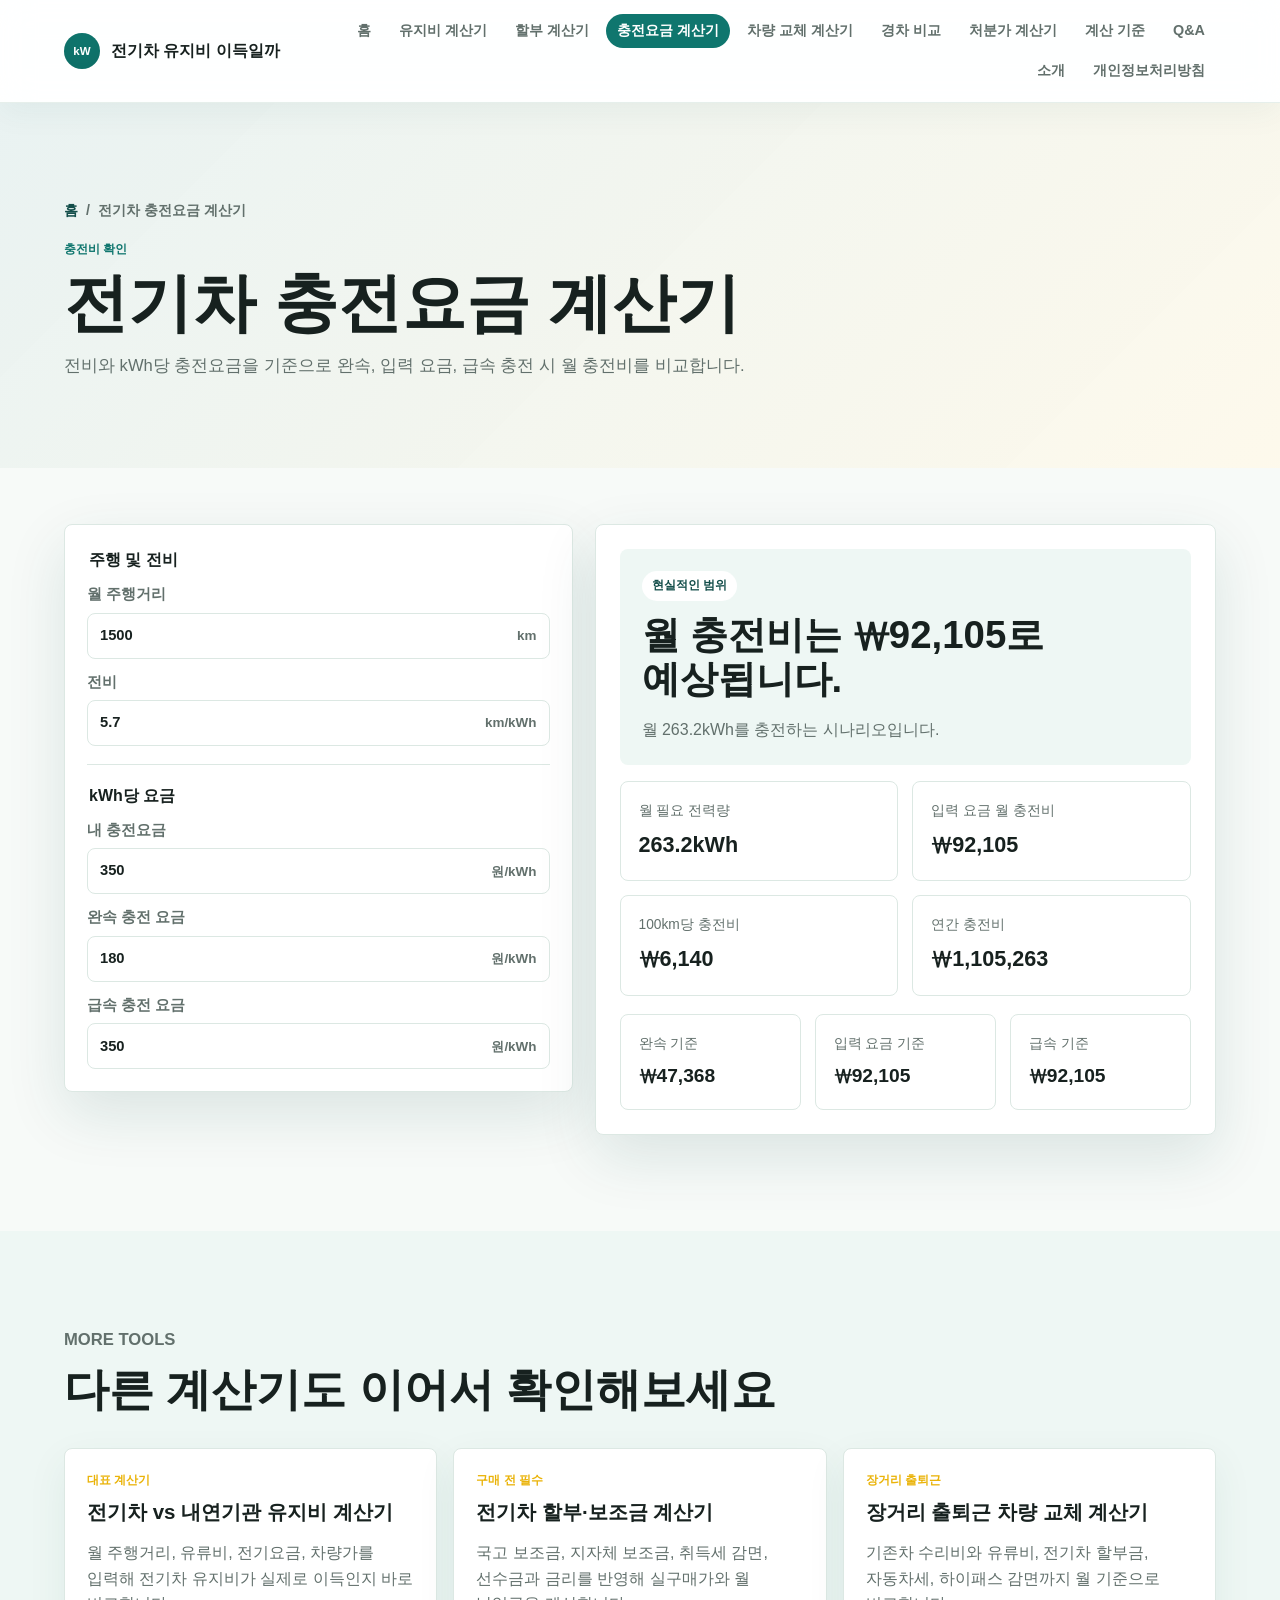
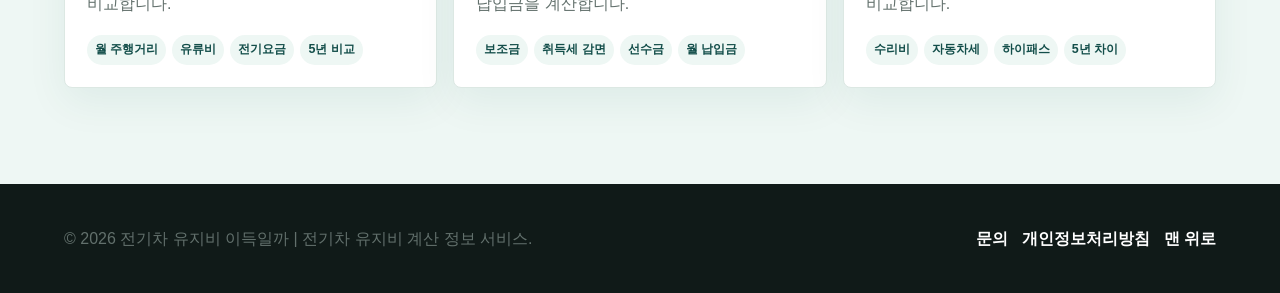
<file: calculators/charging/index.html>
<!doctype html>
<html lang="ko">
  <head>
    <meta charset="utf-8" />
    <meta name="viewport" content="width=device-width, initial-scale=1" />
    <title>전기차 충전요금 계산기 | 전기차 유지비 이득일까</title>
    <meta name="description" content="전비와 kWh당 충전요금을 기준으로 완속, 입력 요금, 급속 충전 시 월 충전비를 비교합니다." />
    <meta name="keywords" content="전기차 유지비, 전기차 계산기, 전기차 충전요금 계산기, 전기차 할부 계산기, 내연기관차 전기차 비교, evcost" />
    <meta name="robots" content="index, follow" />
    <meta name="author" content="전기차 유지비 이득일까" />
    <meta name="naver-site-verification" content="7fd844311cb845d098c473767da560b14080d884" />
    <meta property="og:type" content="website" />
    <meta property="og:locale" content="ko_KR" />
    <meta property="og:title" content="전기차 충전요금 계산기" />
    <meta property="og:description" content="전비와 kWh당 충전요금을 기준으로 완속, 입력 요금, 급속 충전 시 월 충전비를 비교합니다." />
    <meta property="og:image" content="https://evcost.kr/assets/img/og-cover.svg" />
    <meta property="og:url" content="https://evcost.kr/calculators/charging/" />
    <meta name="twitter:card" content="summary_large_image" />
    <meta name="theme-color" content="#0f766e" />
    <link rel="canonical" href="https://evcost.kr/calculators/charging/" />
    <link rel="icon" type="image/svg+xml" href="/favicon.svg" />
    <link rel="shortcut icon" href="/favicon.svg" />
    <link rel="stylesheet" href="/assets/css/styles.css?v=20260614-faq" />
    <script
      async
      src="https://pagead2.googlesyndication.com/pagead/js/adsbygoogle.js?client=ca-pub-2838691881113814"
      crossorigin="anonymous"
    ></script>
    <script type="application/ld+json">
      {
        "@context": "https://schema.org",
        "@type": "WebApplication",
        "name": "전기차 유지비 이득일까",
        "applicationCategory": "FinanceApplication",
        "operatingSystem": "Any",
        "url": "https://evcost.kr/",
        "description": "전기차 유지비, 충전요금, 할부, 차량 교체 비용을 비교하는 무료 계산기입니다.",
        "inLanguage": "ko-KR",
        "offers": { "@type": "Offer", "price": "0", "priceCurrency": "KRW" }
      }
    </script>
  </head>
  <body>
    <header class="site-header">
      <a class="brand" href="/" aria-label="전기차 유지비 이득일까 홈">
        <span class="brand-mark" aria-hidden="true">kW</span>
        <span>전기차 유지비 이득일까</span>
      </a>
      <nav class="nav" aria-label="주요 메뉴">
        <a href="/">홈</a>
        <a href="/calculators/ev-vs-ice/">유지비 계산기</a>
        <a href="/calculators/loan/">할부 계산기</a>
        <a aria-current="page" href="/calculators/charging/">충전요금 계산기</a>
        <a href="/calculators/commute/">차량 교체 계산기</a>
        <a href="/calculators/compact/">경차 비교</a>
        <a href="/calculators/disposal/">처분가 계산기</a>
        <a href="/guide/">계산 기준</a>
        <a href="/faq/">Q&A</a>
        <a href="/about/">소개</a>
        <a href="/privacy/">개인정보처리방침</a>
      </nav>
    </header>

    <main id="top">
      <section class="page-hero section-band compact-hero">
        <div class="breadcrumbs"><a href="/">홈</a><span>/</span><span>전기차 충전요금 계산기</span></div>
        <p class="eyebrow">충전비 확인</p>
        <h1>전기차 충전요금 계산기</h1>
        <p class="hero-text">전비와 kWh당 충전요금을 기준으로 완속, 입력 요금, 급속 충전 시 월 충전비를 비교합니다.</p>
      </section>

      <section id="charging-calculator" class="calculator-section">
        <div class="section-heading">
          <p class="eyebrow">Charging Calculator</p>
          <h2>전기차 충전요금 계산기</h2>
          <p>
            월 주행거리와 전비를 입력하면 필요한 전력량을 계산하고, kWh당 요금별 월 충전비를
            비교합니다. 완속, 공용, 급속 충전 등 충전 환경에 따른 비용 차이를 확인할 수 있습니다.
          </p>
        </div>

        <div class="calculator-layout">
          <form class="calc-panel" id="chargingForm">
            <fieldset>
              <legend>주행 및 전비</legend>
              <label>
                <span>월 주행거리</span>
                <div class="input-wrap">
                  <input id="chargeMonthlyKm" name="chargeMonthlyKm" type="number" min="100" max="10000" step="50" value="1500" />
                  <b>km</b>
                </div>
              </label>
              <label>
                <span>전비</span>
                <div class="input-wrap">
                  <input id="chargeEfficiency" name="chargeEfficiency" type="number" min="1" max="12" step="0.1" value="5.7" />
                  <b>km/kWh</b>
                </div>
              </label>
            </fieldset>

            <fieldset>
              <legend>kWh당 요금</legend>
              <label>
                <span>내 충전요금</span>
                <div class="input-wrap">
                  <input id="customChargePrice" name="customChargePrice" type="number" min="0" max="1000" step="10" value="350" />
                  <b>원/kWh</b>
                </div>
              </label>
              <label>
                <span>완속 충전 요금</span>
                <div class="input-wrap">
                  <input id="slowChargePrice" name="slowChargePrice" type="number" min="0" max="1000" step="10" value="180" />
                  <b>원/kWh</b>
                </div>
              </label>
              <label>
                <span>급속 충전 요금</span>
                <div class="input-wrap">
                  <input id="fastChargePrice" name="fastChargePrice" type="number" min="0" max="1000" step="10" value="350" />
                  <b>원/kWh</b>
                </div>
              </label>
            </fieldset>
          </form>

          <aside class="result-panel" aria-live="polite">
            <div class="result-hero">
              <span id="chargingBadge">충전비 계산</span>
              <h3 id="chargingHeadline">월 충전비를 계산합니다.</h3>
              <p id="chargingSummary">월 주행거리 기준 예상 전력 사용량과 충전요금을 보여줍니다.</p>
            </div>

            <div class="metric-grid">
              <article>
                <span>월 필요 전력량</span>
                <strong id="monthlyKwh">0kWh</strong>
              </article>
              <article>
                <span>입력 요금 월 충전비</span>
                <strong id="customChargeCost">0원</strong>
              </article>
              <article>
                <span>100km당 충전비</span>
                <strong id="costPer100Km">0원</strong>
              </article>
              <article>
                <span>연간 충전비</span>
                <strong id="annualChargeCost">0원</strong>
              </article>
            </div>

            <div class="scenario-grid">
              <article>
                <span>완속 기준</span>
                <strong id="slowChargeCost">0원</strong>
              </article>
              <article>
                <span>입력 요금 기준</span>
                <strong id="middleChargeCost">0원</strong>
              </article>
              <article>
                <span>급속 기준</span>
                <strong id="fastChargeCost">0원</strong>
              </article>
            </div>
          </aside>
        </div>
      </section>

      <section class="content-section muted next-tools">
        <div class="section-heading">
          <p class="eyebrow">More Tools</p>
          <h2>다른 계산기도 이어서 확인해보세요</h2>
        </div>
        <div class="tool-grid compact-tools">
          <a class="tool-card" href="/calculators/ev-vs-ice/">
            <span class="tool-eyebrow">대표 계산기</span>
            <h3>전기차 vs 내연기관 유지비 계산기</h3>
            <p>월 주행거리, 유류비, 전기요금, 차량가를 입력해 전기차 유지비가 실제로 이득인지 바로 비교합니다.</p>
            <div class="tag-row"><span>월 주행거리</span><span>유류비</span><span>전기요금</span><span>5년 비교</span></div>
          </a>
          <a class="tool-card" href="/calculators/loan/">
            <span class="tool-eyebrow">구매 전 필수</span>
            <h3>전기차 할부·보조금 계산기</h3>
            <p>국고 보조금, 지자체 보조금, 취득세 감면, 선수금과 금리를 반영해 실구매가와 월 납입금을 계산합니다.</p>
            <div class="tag-row"><span>보조금</span><span>취득세 감면</span><span>선수금</span><span>월 납입금</span></div>
          </a>
          <a class="tool-card" href="/calculators/commute/">
            <span class="tool-eyebrow">장거리 출퇴근</span>
            <h3>장거리 출퇴근 차량 교체 계산기</h3>
            <p>기존차 수리비와 유류비, 전기차 할부금, 자동차세, 하이패스 감면까지 월 기준으로 비교합니다.</p>
            <div class="tag-row"><span>수리비</span><span>자동차세</span><span>하이패스</span><span>5년 차이</span></div>
          </a>
        </div>
      </section>
    </main>

    <footer class="site-footer">
      <p>© <span id="year"></span> 전기차 유지비 이득일까 | 전기차 유지비 계산 정보 서비스.</p>
      <div class="footer-links">
        <a href="mailto:junhxx24@gmail.com">문의</a>
        <a href="/privacy/">개인정보처리방침</a>
        <a href="#top">맨 위로</a>
      </div>
    </footer>

    <script src="/assets/js/app.js?v=20260613-multipage" defer></script>
  </body>
</html>
</file>
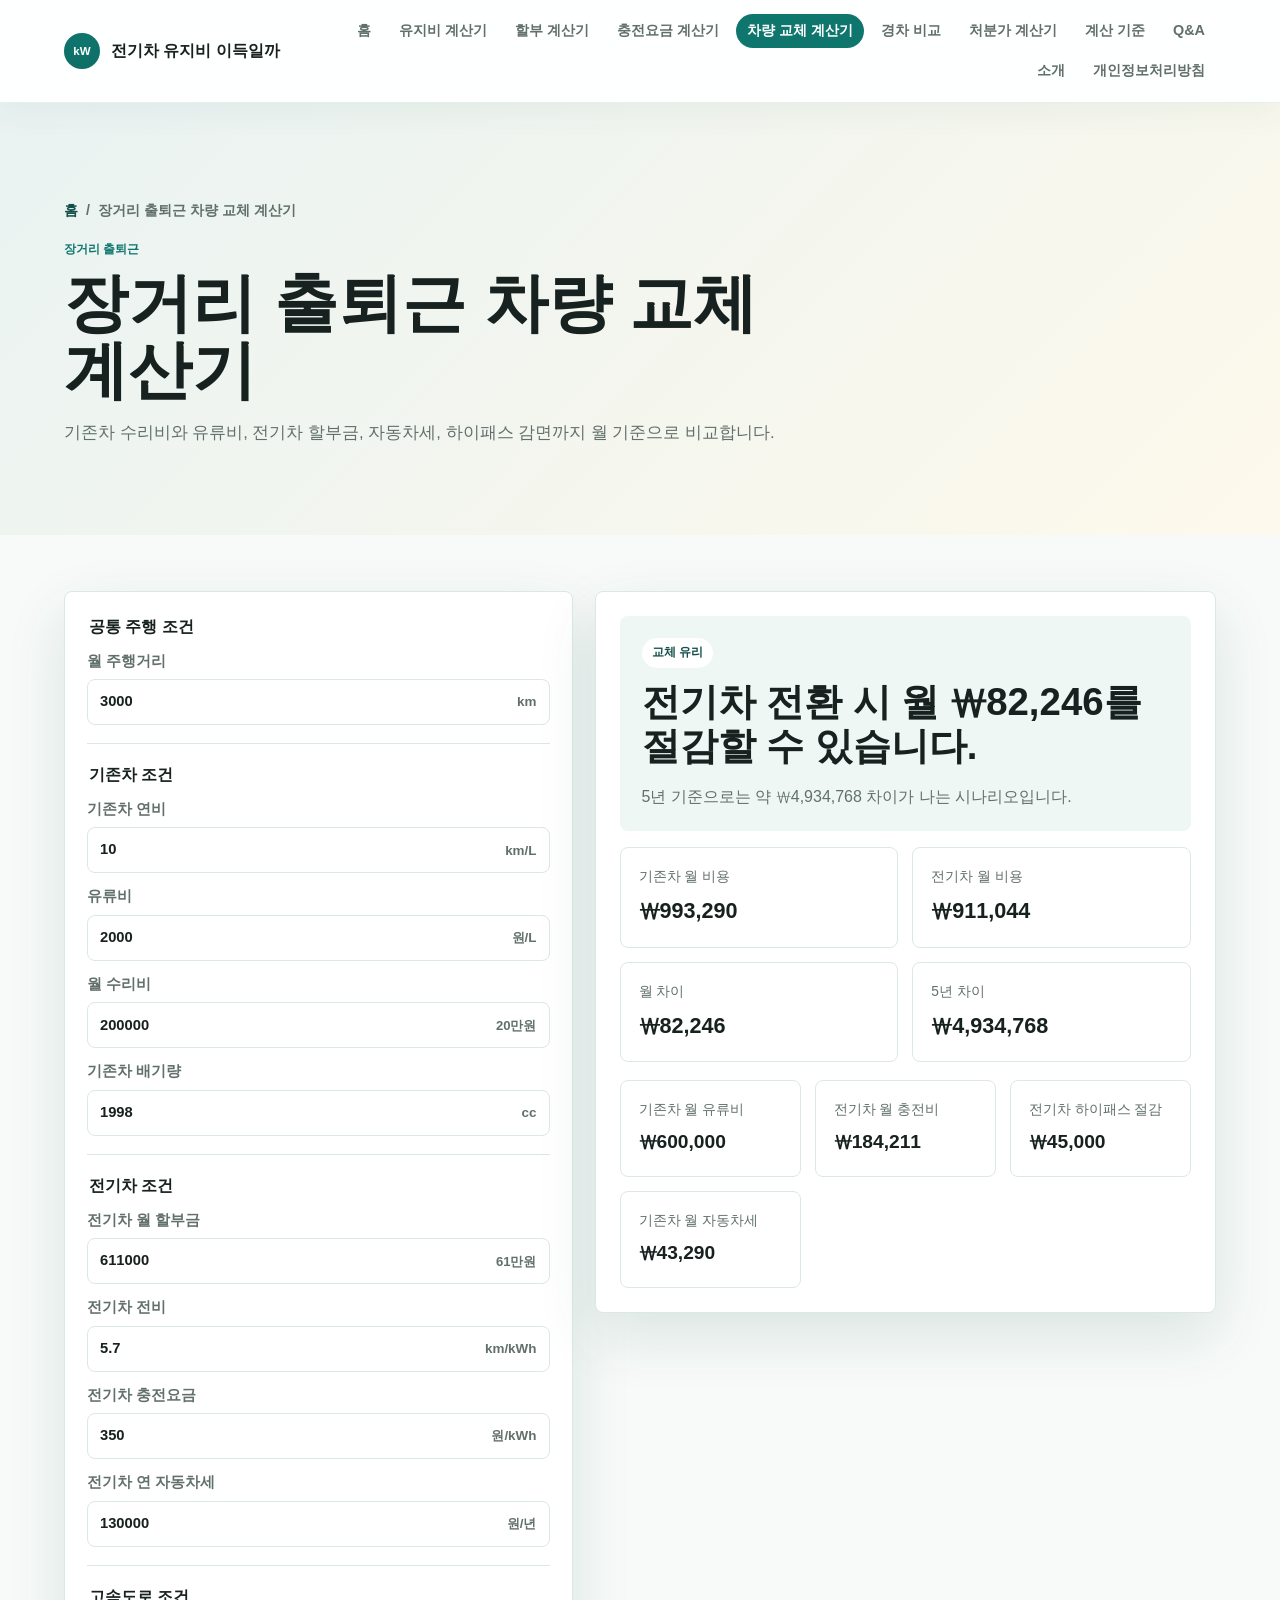
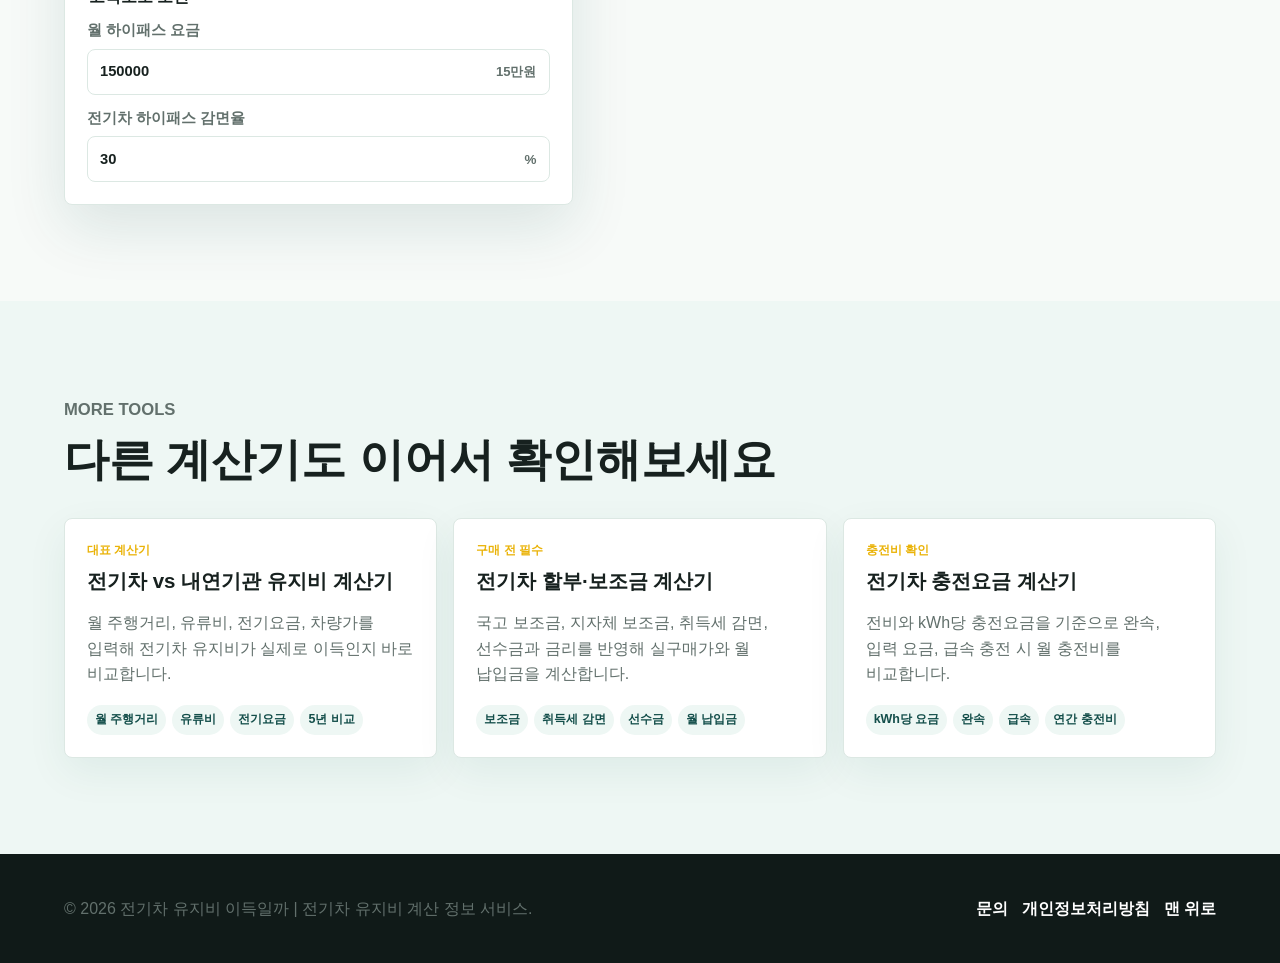
<file: calculators/commute/index.html>
<!doctype html>
<html lang="ko">
  <head>
    <meta charset="utf-8" />
    <meta name="viewport" content="width=device-width, initial-scale=1" />
    <title>장거리 출퇴근 차량 교체 계산기 | 전기차 유지비 이득일까</title>
    <meta name="description" content="기존차 수리비와 유류비, 전기차 할부금, 자동차세, 하이패스 감면까지 월 기준으로 비교합니다." />
    <meta name="keywords" content="전기차 유지비, 전기차 계산기, 전기차 충전요금 계산기, 전기차 할부 계산기, 내연기관차 전기차 비교, evcost" />
    <meta name="robots" content="index, follow" />
    <meta name="author" content="전기차 유지비 이득일까" />
    <meta name="naver-site-verification" content="7fd844311cb845d098c473767da560b14080d884" />
    <meta property="og:type" content="website" />
    <meta property="og:locale" content="ko_KR" />
    <meta property="og:title" content="장거리 출퇴근 차량 교체 계산기" />
    <meta property="og:description" content="기존차 수리비와 유류비, 전기차 할부금, 자동차세, 하이패스 감면까지 월 기준으로 비교합니다." />
    <meta property="og:image" content="https://evcost.kr/assets/img/og-cover.svg" />
    <meta property="og:url" content="https://evcost.kr/calculators/commute/" />
    <meta name="twitter:card" content="summary_large_image" />
    <meta name="theme-color" content="#0f766e" />
    <link rel="canonical" href="https://evcost.kr/calculators/commute/" />
    <link rel="icon" type="image/svg+xml" href="/favicon.svg" />
    <link rel="shortcut icon" href="/favicon.svg" />
    <link rel="stylesheet" href="/assets/css/styles.css?v=20260614-faq" />
    <script
      async
      src="https://pagead2.googlesyndication.com/pagead/js/adsbygoogle.js?client=ca-pub-2838691881113814"
      crossorigin="anonymous"
    ></script>
    <script type="application/ld+json">
      {
        "@context": "https://schema.org",
        "@type": "WebApplication",
        "name": "전기차 유지비 이득일까",
        "applicationCategory": "FinanceApplication",
        "operatingSystem": "Any",
        "url": "https://evcost.kr/",
        "description": "전기차 유지비, 충전요금, 할부, 차량 교체 비용을 비교하는 무료 계산기입니다.",
        "inLanguage": "ko-KR",
        "offers": { "@type": "Offer", "price": "0", "priceCurrency": "KRW" }
      }
    </script>
  </head>
  <body>
    <header class="site-header">
      <a class="brand" href="/" aria-label="전기차 유지비 이득일까 홈">
        <span class="brand-mark" aria-hidden="true">kW</span>
        <span>전기차 유지비 이득일까</span>
      </a>
      <nav class="nav" aria-label="주요 메뉴">
        <a href="/">홈</a>
        <a href="/calculators/ev-vs-ice/">유지비 계산기</a>
        <a href="/calculators/loan/">할부 계산기</a>
        <a href="/calculators/charging/">충전요금 계산기</a>
        <a aria-current="page" href="/calculators/commute/">차량 교체 계산기</a>
        <a href="/calculators/compact/">경차 비교</a>
        <a href="/calculators/disposal/">처분가 계산기</a>
        <a href="/guide/">계산 기준</a>
        <a href="/faq/">Q&A</a>
        <a href="/about/">소개</a>
        <a href="/privacy/">개인정보처리방침</a>
      </nav>
    </header>

    <main id="top">
      <section class="page-hero section-band compact-hero">
        <div class="breadcrumbs"><a href="/">홈</a><span>/</span><span>장거리 출퇴근 차량 교체 계산기</span></div>
        <p class="eyebrow">장거리 출퇴근</p>
        <h1>장거리 출퇴근 차량 교체 계산기</h1>
        <p class="hero-text">기존차 수리비와 유류비, 전기차 할부금, 자동차세, 하이패스 감면까지 월 기준으로 비교합니다.</p>
      </section>

      <section id="commute-calculator" class="calculator-section">
        <div class="section-heading">
          <p class="eyebrow">Commute Switch Calculator</p>
          <h2>장거리 출퇴근 차량 교체 계산기</h2>
          <p>
            기존차를 계속 타는 비용과 전기차로 바꾸는 비용을 월 단위로 비교합니다. 수리비,
            유류비, 배기량 기준 자동차세, 하이패스 할인까지 반영해 차량 교체 여부를
            비용 관점에서 검토할 수 있습니다.
          </p>
        </div>

        <div class="calculator-layout">
          <form class="calc-panel" id="commuteForm">
            <fieldset>
              <legend>공통 주행 조건</legend>
              <label>
                <span>월 주행거리</span>
                <div class="input-wrap">
                  <input id="commuteMonthlyKm" name="commuteMonthlyKm" type="number" min="100" max="12000" step="50" value="3000" />
                  <b>km</b>
                </div>
              </label>
            </fieldset>

            <fieldset>
              <legend>기존차 조건</legend>
              <label>
                <span>기존차 연비</span>
                <div class="input-wrap">
                  <input id="oldEfficiency" name="oldEfficiency" type="number" min="1" max="40" step="0.1" value="10" />
                  <b>km/L</b>
                </div>
              </label>
              <label>
                <span>유류비</span>
                <div class="input-wrap">
                  <input id="commuteFuelPrice" name="commuteFuelPrice" type="number" min="500" max="4000" step="10" value="2000" />
                  <b>원/L</b>
                </div>
              </label>
              <label>
                <span>월 수리비</span>
                <div class="input-wrap">
                  <input id="oldRepairCost" name="oldRepairCost" type="number" min="0" step="10000" value="200000" />
                  <b>원</b>
                </div>
              </label>
              <label>
                <span>기존차 배기량</span>
                <div class="input-wrap">
                  <input id="oldCarCc" name="oldCarCc" type="number" min="0" max="8000" step="1" value="1998" />
                  <b>cc</b>
                </div>
              </label>
            </fieldset>

            <fieldset>
              <legend>전기차 조건</legend>
              <label>
                <span>전기차 월 할부금</span>
                <div class="input-wrap">
                  <input id="newMonthlyPayment" name="newMonthlyPayment" type="number" min="0" step="10000" value="611000" />
                  <b>원</b>
                </div>
              </label>
              <label>
                <span>전기차 전비</span>
                <div class="input-wrap">
                  <input id="commuteEvEfficiency" name="commuteEvEfficiency" type="number" min="1" max="12" step="0.1" value="5.7" />
                  <b>km/kWh</b>
                </div>
              </label>
              <label>
                <span>전기차 충전요금</span>
                <div class="input-wrap">
                  <input id="commuteElectricityPrice" name="commuteElectricityPrice" type="number" min="0" max="1000" step="10" value="350" />
                  <b>원/kWh</b>
                </div>
              </label>
              <label>
                <span>전기차 연 자동차세</span>
                <div class="input-wrap">
                  <input id="newAnnualTax" name="newAnnualTax" type="number" min="0" step="10000" value="130000" />
                  <b>원/년</b>
                </div>
              </label>
            </fieldset>

            <fieldset>
              <legend>고속도로 조건</legend>
              <label>
                <span>월 하이패스 요금</span>
                <div class="input-wrap">
                  <input id="monthlyTollCost" name="monthlyTollCost" type="number" min="0" step="10000" value="150000" />
                  <b>원</b>
                </div>
              </label>
              <label>
                <span>전기차 하이패스 감면율</span>
                <div class="input-wrap">
                  <input id="tollDiscountRate" name="tollDiscountRate" type="number" min="0" max="100" step="1" value="30" />
                  <b>%</b>
                </div>
              </label>
            </fieldset>
          </form>

          <aside class="result-panel" aria-live="polite">
            <div class="result-hero">
              <span id="commuteBadge">교체 비교</span>
              <h3 id="commuteHeadline">기존차와 전기차의 월 비용을 비교합니다.</h3>
              <p id="commuteSummary">수리비, 연료비, 자동차세, 하이패스 요금을 월 기준으로 계산합니다.</p>
            </div>

            <div class="metric-grid">
              <article>
                <span>기존차 월 비용</span>
                <strong id="oldMonthlyTotal">0원</strong>
              </article>
              <article>
                <span>전기차 월 비용</span>
                <strong id="newMonthlyTotal">0원</strong>
              </article>
              <article>
                <span>월 차이</span>
                <strong id="commuteMonthlyDiff">0원</strong>
              </article>
              <article>
                <span>5년 차이</span>
                <strong id="commuteFiveYearDiff">0원</strong>
              </article>
            </div>

            <div class="scenario-grid">
              <article>
                <span>기존차 월 유류비</span>
                <strong id="oldFuelMonthly">0원</strong>
              </article>
              <article>
                <span>전기차 월 충전비</span>
                <strong id="commuteEvEnergyMonthly">0원</strong>
              </article>
              <article>
                <span>전기차 하이패스 절감</span>
                <strong id="tollMonthlySaving">0원</strong>
              </article>
              <article>
                <span>기존차 월 자동차세</span>
                <strong id="oldMonthlyTax">0원</strong>
              </article>
            </div>
          </aside>
        </div>
      </section>

      <section class="content-section muted next-tools">
        <div class="section-heading">
          <p class="eyebrow">More Tools</p>
          <h2>다른 계산기도 이어서 확인해보세요</h2>
        </div>
        <div class="tool-grid compact-tools">
          <a class="tool-card" href="/calculators/ev-vs-ice/">
            <span class="tool-eyebrow">대표 계산기</span>
            <h3>전기차 vs 내연기관 유지비 계산기</h3>
            <p>월 주행거리, 유류비, 전기요금, 차량가를 입력해 전기차 유지비가 실제로 이득인지 바로 비교합니다.</p>
            <div class="tag-row"><span>월 주행거리</span><span>유류비</span><span>전기요금</span><span>5년 비교</span></div>
          </a>
          <a class="tool-card" href="/calculators/loan/">
            <span class="tool-eyebrow">구매 전 필수</span>
            <h3>전기차 할부·보조금 계산기</h3>
            <p>국고 보조금, 지자체 보조금, 취득세 감면, 선수금과 금리를 반영해 실구매가와 월 납입금을 계산합니다.</p>
            <div class="tag-row"><span>보조금</span><span>취득세 감면</span><span>선수금</span><span>월 납입금</span></div>
          </a>
          <a class="tool-card" href="/calculators/charging/">
            <span class="tool-eyebrow">충전비 확인</span>
            <h3>전기차 충전요금 계산기</h3>
            <p>전비와 kWh당 충전요금을 기준으로 완속, 입력 요금, 급속 충전 시 월 충전비를 비교합니다.</p>
            <div class="tag-row"><span>kWh당 요금</span><span>완속</span><span>급속</span><span>연간 충전비</span></div>
          </a>
        </div>
      </section>
    </main>

    <footer class="site-footer">
      <p>© <span id="year"></span> 전기차 유지비 이득일까 | 전기차 유지비 계산 정보 서비스.</p>
      <div class="footer-links">
        <a href="mailto:junhxx24@gmail.com">문의</a>
        <a href="/privacy/">개인정보처리방침</a>
        <a href="#top">맨 위로</a>
      </div>
    </footer>

    <script src="/assets/js/app.js?v=20260613-multipage" defer></script>
  </body>
</html>
</file>
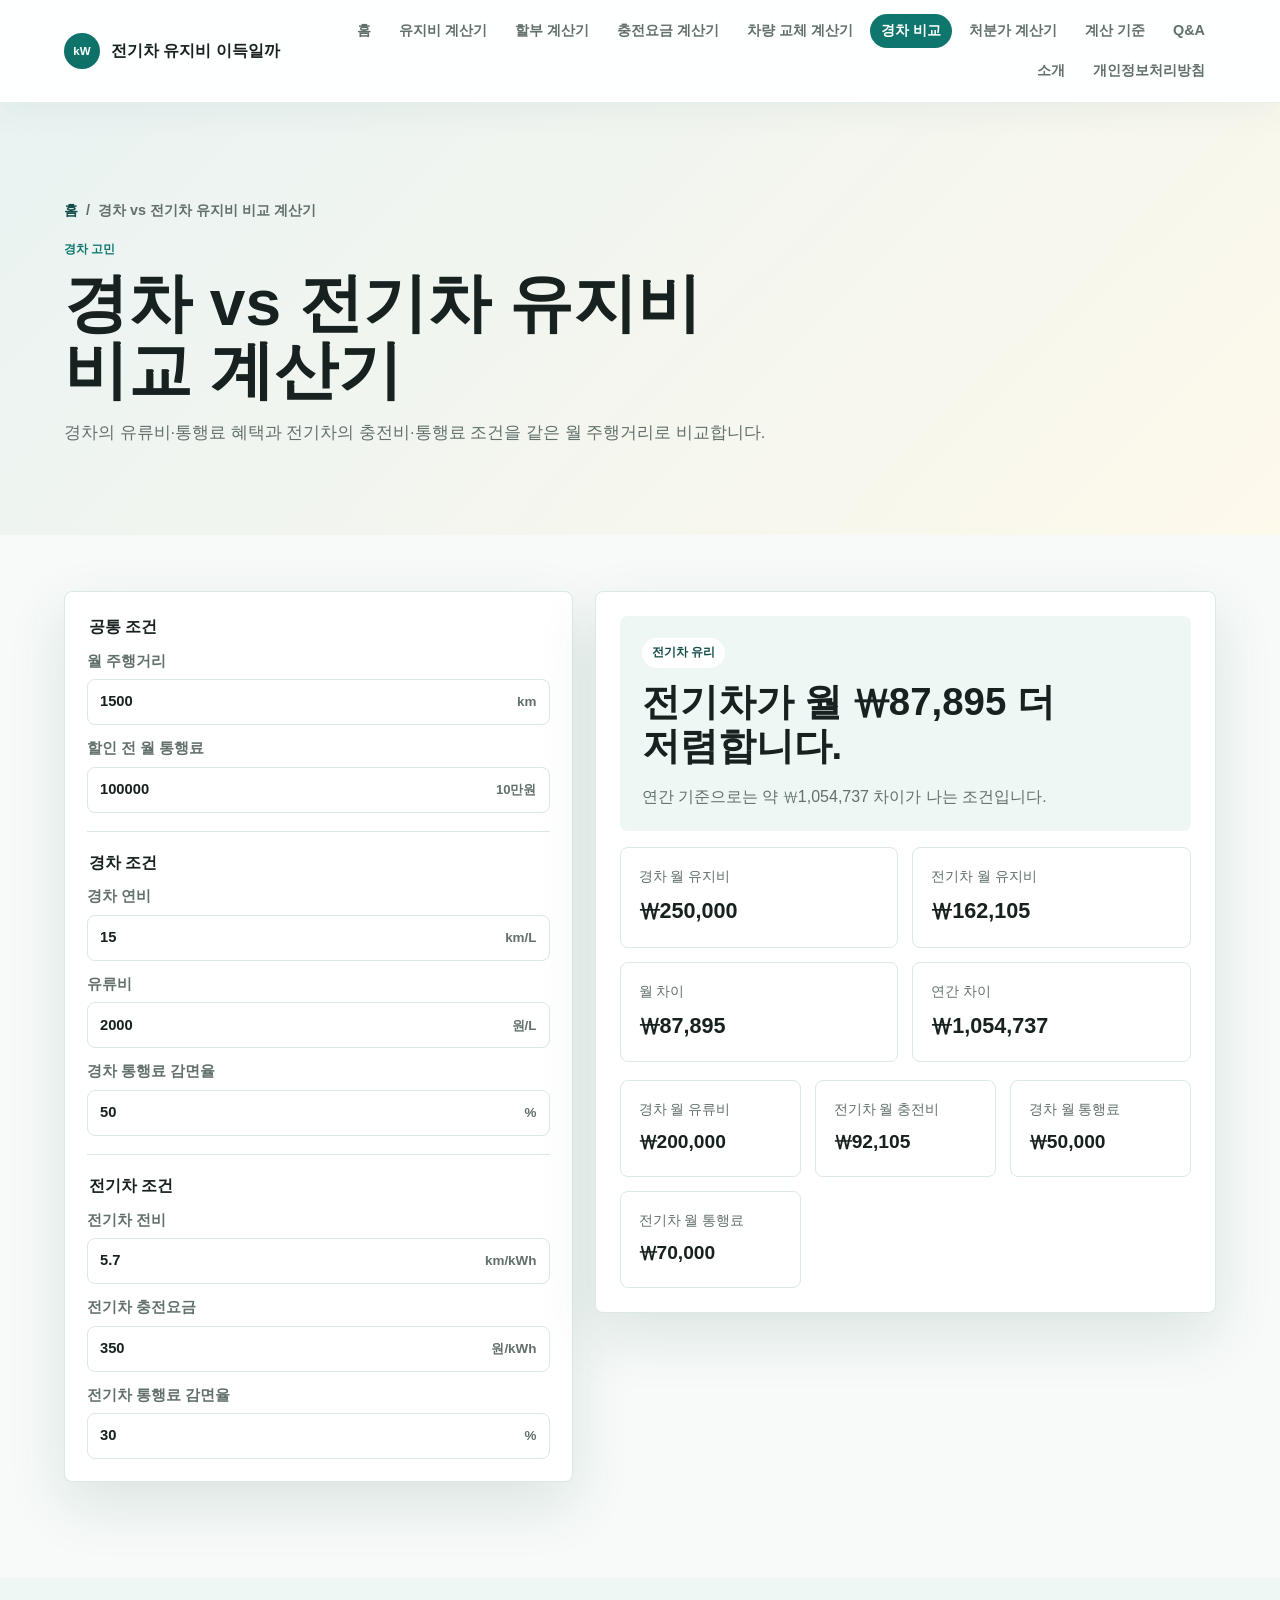
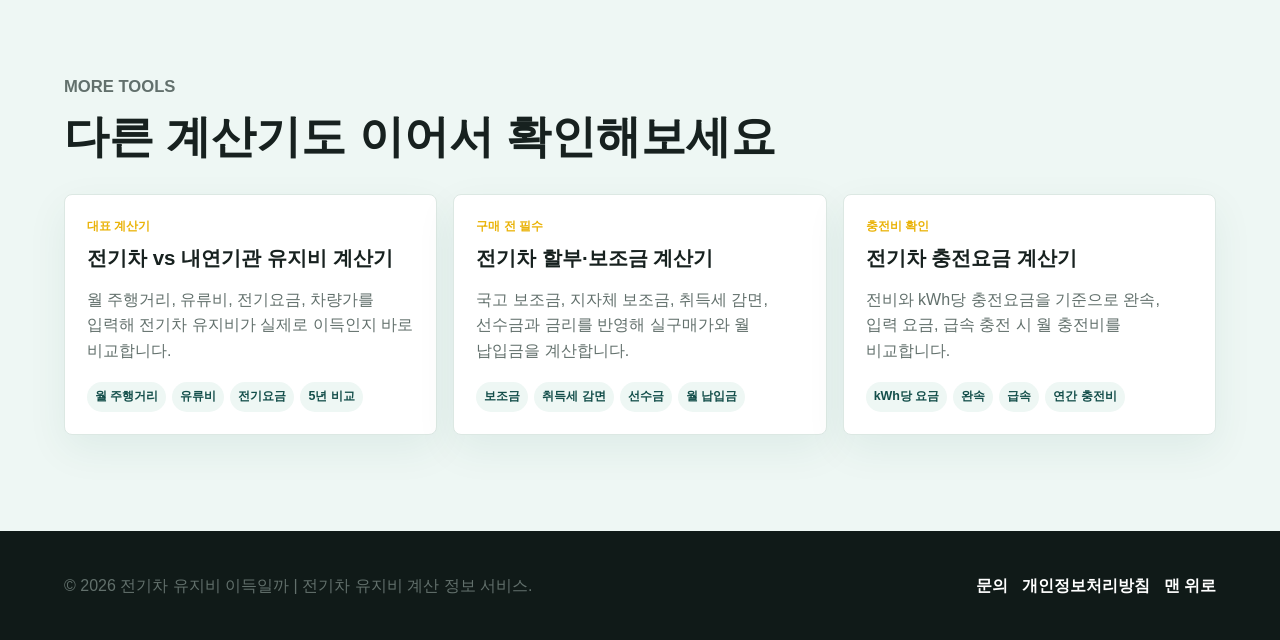
<file: calculators/compact/index.html>
<!doctype html>
<html lang="ko">
  <head>
    <meta charset="utf-8" />
    <meta name="viewport" content="width=device-width, initial-scale=1" />
    <title>경차 vs 전기차 유지비 비교 계산기 | 전기차 유지비 이득일까</title>
    <meta name="description" content="경차의 유류비·통행료 혜택과 전기차의 충전비·통행료 조건을 같은 월 주행거리로 비교합니다." />
    <meta name="keywords" content="전기차 유지비, 전기차 계산기, 전기차 충전요금 계산기, 전기차 할부 계산기, 내연기관차 전기차 비교, evcost" />
    <meta name="robots" content="index, follow" />
    <meta name="author" content="전기차 유지비 이득일까" />
    <meta name="naver-site-verification" content="7fd844311cb845d098c473767da560b14080d884" />
    <meta property="og:type" content="website" />
    <meta property="og:locale" content="ko_KR" />
    <meta property="og:title" content="경차 vs 전기차 유지비 비교 계산기" />
    <meta property="og:description" content="경차의 유류비·통행료 혜택과 전기차의 충전비·통행료 조건을 같은 월 주행거리로 비교합니다." />
    <meta property="og:image" content="https://evcost.kr/assets/img/og-cover.svg" />
    <meta property="og:url" content="https://evcost.kr/calculators/compact/" />
    <meta name="twitter:card" content="summary_large_image" />
    <meta name="theme-color" content="#0f766e" />
    <link rel="canonical" href="https://evcost.kr/calculators/compact/" />
    <link rel="icon" type="image/svg+xml" href="/favicon.svg" />
    <link rel="shortcut icon" href="/favicon.svg" />
    <link rel="stylesheet" href="/assets/css/styles.css?v=20260614-faq" />
    <script
      async
      src="https://pagead2.googlesyndication.com/pagead/js/adsbygoogle.js?client=ca-pub-2838691881113814"
      crossorigin="anonymous"
    ></script>
    <script type="application/ld+json">
      {
        "@context": "https://schema.org",
        "@type": "WebApplication",
        "name": "전기차 유지비 이득일까",
        "applicationCategory": "FinanceApplication",
        "operatingSystem": "Any",
        "url": "https://evcost.kr/",
        "description": "전기차 유지비, 충전요금, 할부, 차량 교체 비용을 비교하는 무료 계산기입니다.",
        "inLanguage": "ko-KR",
        "offers": { "@type": "Offer", "price": "0", "priceCurrency": "KRW" }
      }
    </script>
  </head>
  <body>
    <header class="site-header">
      <a class="brand" href="/" aria-label="전기차 유지비 이득일까 홈">
        <span class="brand-mark" aria-hidden="true">kW</span>
        <span>전기차 유지비 이득일까</span>
      </a>
      <nav class="nav" aria-label="주요 메뉴">
        <a href="/">홈</a>
        <a href="/calculators/ev-vs-ice/">유지비 계산기</a>
        <a href="/calculators/loan/">할부 계산기</a>
        <a href="/calculators/charging/">충전요금 계산기</a>
        <a href="/calculators/commute/">차량 교체 계산기</a>
        <a aria-current="page" href="/calculators/compact/">경차 비교</a>
        <a href="/calculators/disposal/">처분가 계산기</a>
        <a href="/guide/">계산 기준</a>
        <a href="/faq/">Q&A</a>
        <a href="/about/">소개</a>
        <a href="/privacy/">개인정보처리방침</a>
      </nav>
    </header>

    <main id="top">
      <section class="page-hero section-band compact-hero">
        <div class="breadcrumbs"><a href="/">홈</a><span>/</span><span>경차 vs 전기차 유지비 비교 계산기</span></div>
        <p class="eyebrow">경차 고민</p>
        <h1>경차 vs 전기차 유지비 비교 계산기</h1>
        <p class="hero-text">경차의 유류비·통행료 혜택과 전기차의 충전비·통행료 조건을 같은 월 주행거리로 비교합니다.</p>
      </section>

      <section id="compact-calculator" class="calculator-section">
        <div class="section-heading">
          <p class="eyebrow">Compact vs EV Calculator</p>
          <h2>경차 vs 전기차 유지비 비교 계산기</h2>
          <p>
            경차의 낮은 유류비와 통행료 혜택, 전기차의 충전비 절감 효과를 월 기준으로 비교합니다.
            통행료와 유류비를 바꿔보며 본인의 주행 패턴에 더 맞는 선택지를 확인해보세요.
          </p>
        </div>

        <div class="calculator-layout">
          <form class="calc-panel" id="compactForm">
            <fieldset>
              <legend>공통 조건</legend>
              <label>
                <span>월 주행거리</span>
                <div class="input-wrap">
                  <input id="compactMonthlyKm" name="compactMonthlyKm" type="number" min="100" max="10000" step="50" value="1500" />
                  <b>km</b>
                </div>
              </label>
              <label>
                <span>할인 전 월 통행료</span>
                <div class="input-wrap">
                  <input id="compactBaseToll" name="compactBaseToll" type="number" min="0" step="10000" value="100000" />
                  <b>원</b>
                </div>
              </label>
            </fieldset>

            <fieldset>
              <legend>경차 조건</legend>
              <label>
                <span>경차 연비</span>
                <div class="input-wrap">
                  <input id="compactFuelEfficiency" name="compactFuelEfficiency" type="number" min="1" max="40" step="0.1" value="15" />
                  <b>km/L</b>
                </div>
              </label>
              <label>
                <span>유류비</span>
                <div class="input-wrap">
                  <input id="compactFuelPrice" name="compactFuelPrice" type="number" min="500" max="4000" step="10" value="2000" />
                  <b>원/L</b>
                </div>
              </label>
              <label>
                <span>경차 통행료 감면율</span>
                <div class="input-wrap">
                  <input id="compactTollDiscount" name="compactTollDiscount" type="number" min="0" max="100" step="1" value="50" />
                  <b>%</b>
                </div>
              </label>
            </fieldset>

            <fieldset>
              <legend>전기차 조건</legend>
              <label>
                <span>전기차 전비</span>
                <div class="input-wrap">
                  <input id="compactEvEfficiency" name="compactEvEfficiency" type="number" min="1" max="12" step="0.1" value="5.7" />
                  <b>km/kWh</b>
                </div>
              </label>
              <label>
                <span>전기차 충전요금</span>
                <div class="input-wrap">
                  <input id="compactElectricityPrice" name="compactElectricityPrice" type="number" min="0" max="1000" step="10" value="350" />
                  <b>원/kWh</b>
                </div>
              </label>
              <label>
                <span>전기차 통행료 감면율</span>
                <div class="input-wrap">
                  <input id="compactEvTollDiscount" name="compactEvTollDiscount" type="number" min="0" max="100" step="1" value="30" />
                  <b>%</b>
                </div>
              </label>
            </fieldset>
          </form>

          <aside class="result-panel" aria-live="polite">
            <div class="result-hero">
              <span id="compactBadge">경차 비교</span>
              <h3 id="compactHeadline">경차와 전기차의 월 유지비를 비교합니다.</h3>
              <p id="compactSummary">유류비, 충전비, 통행료를 월 기준으로 계산합니다.</p>
            </div>

            <div class="metric-grid">
              <article>
                <span>경차 월 유지비</span>
                <strong id="compactMonthlyTotal">0원</strong>
              </article>
              <article>
                <span>전기차 월 유지비</span>
                <strong id="compactEvMonthlyTotal">0원</strong>
              </article>
              <article>
                <span>월 차이</span>
                <strong id="compactMonthlyDiff">0원</strong>
              </article>
              <article>
                <span>연간 차이</span>
                <strong id="compactAnnualDiff">0원</strong>
              </article>
            </div>

            <div class="scenario-grid">
              <article>
                <span>경차 월 유류비</span>
                <strong id="compactFuelMonthly">0원</strong>
              </article>
              <article>
                <span>전기차 월 충전비</span>
                <strong id="compactEvEnergyMonthly">0원</strong>
              </article>
              <article>
                <span>경차 월 통행료</span>
                <strong id="compactTollMonthly">0원</strong>
              </article>
              <article>
                <span>전기차 월 통행료</span>
                <strong id="compactEvTollMonthly">0원</strong>
              </article>
            </div>
          </aside>
        </div>
      </section>

      <section class="content-section muted next-tools">
        <div class="section-heading">
          <p class="eyebrow">More Tools</p>
          <h2>다른 계산기도 이어서 확인해보세요</h2>
        </div>
        <div class="tool-grid compact-tools">
          <a class="tool-card" href="/calculators/ev-vs-ice/">
            <span class="tool-eyebrow">대표 계산기</span>
            <h3>전기차 vs 내연기관 유지비 계산기</h3>
            <p>월 주행거리, 유류비, 전기요금, 차량가를 입력해 전기차 유지비가 실제로 이득인지 바로 비교합니다.</p>
            <div class="tag-row"><span>월 주행거리</span><span>유류비</span><span>전기요금</span><span>5년 비교</span></div>
          </a>
          <a class="tool-card" href="/calculators/loan/">
            <span class="tool-eyebrow">구매 전 필수</span>
            <h3>전기차 할부·보조금 계산기</h3>
            <p>국고 보조금, 지자체 보조금, 취득세 감면, 선수금과 금리를 반영해 실구매가와 월 납입금을 계산합니다.</p>
            <div class="tag-row"><span>보조금</span><span>취득세 감면</span><span>선수금</span><span>월 납입금</span></div>
          </a>
          <a class="tool-card" href="/calculators/charging/">
            <span class="tool-eyebrow">충전비 확인</span>
            <h3>전기차 충전요금 계산기</h3>
            <p>전비와 kWh당 충전요금을 기준으로 완속, 입력 요금, 급속 충전 시 월 충전비를 비교합니다.</p>
            <div class="tag-row"><span>kWh당 요금</span><span>완속</span><span>급속</span><span>연간 충전비</span></div>
          </a>
        </div>
      </section>
    </main>

    <footer class="site-footer">
      <p>© <span id="year"></span> 전기차 유지비 이득일까 | 전기차 유지비 계산 정보 서비스.</p>
      <div class="footer-links">
        <a href="mailto:junhxx24@gmail.com">문의</a>
        <a href="/privacy/">개인정보처리방침</a>
        <a href="#top">맨 위로</a>
      </div>
    </footer>

    <script src="/assets/js/app.js?v=20260613-multipage" defer></script>
  </body>
</html>
</file>
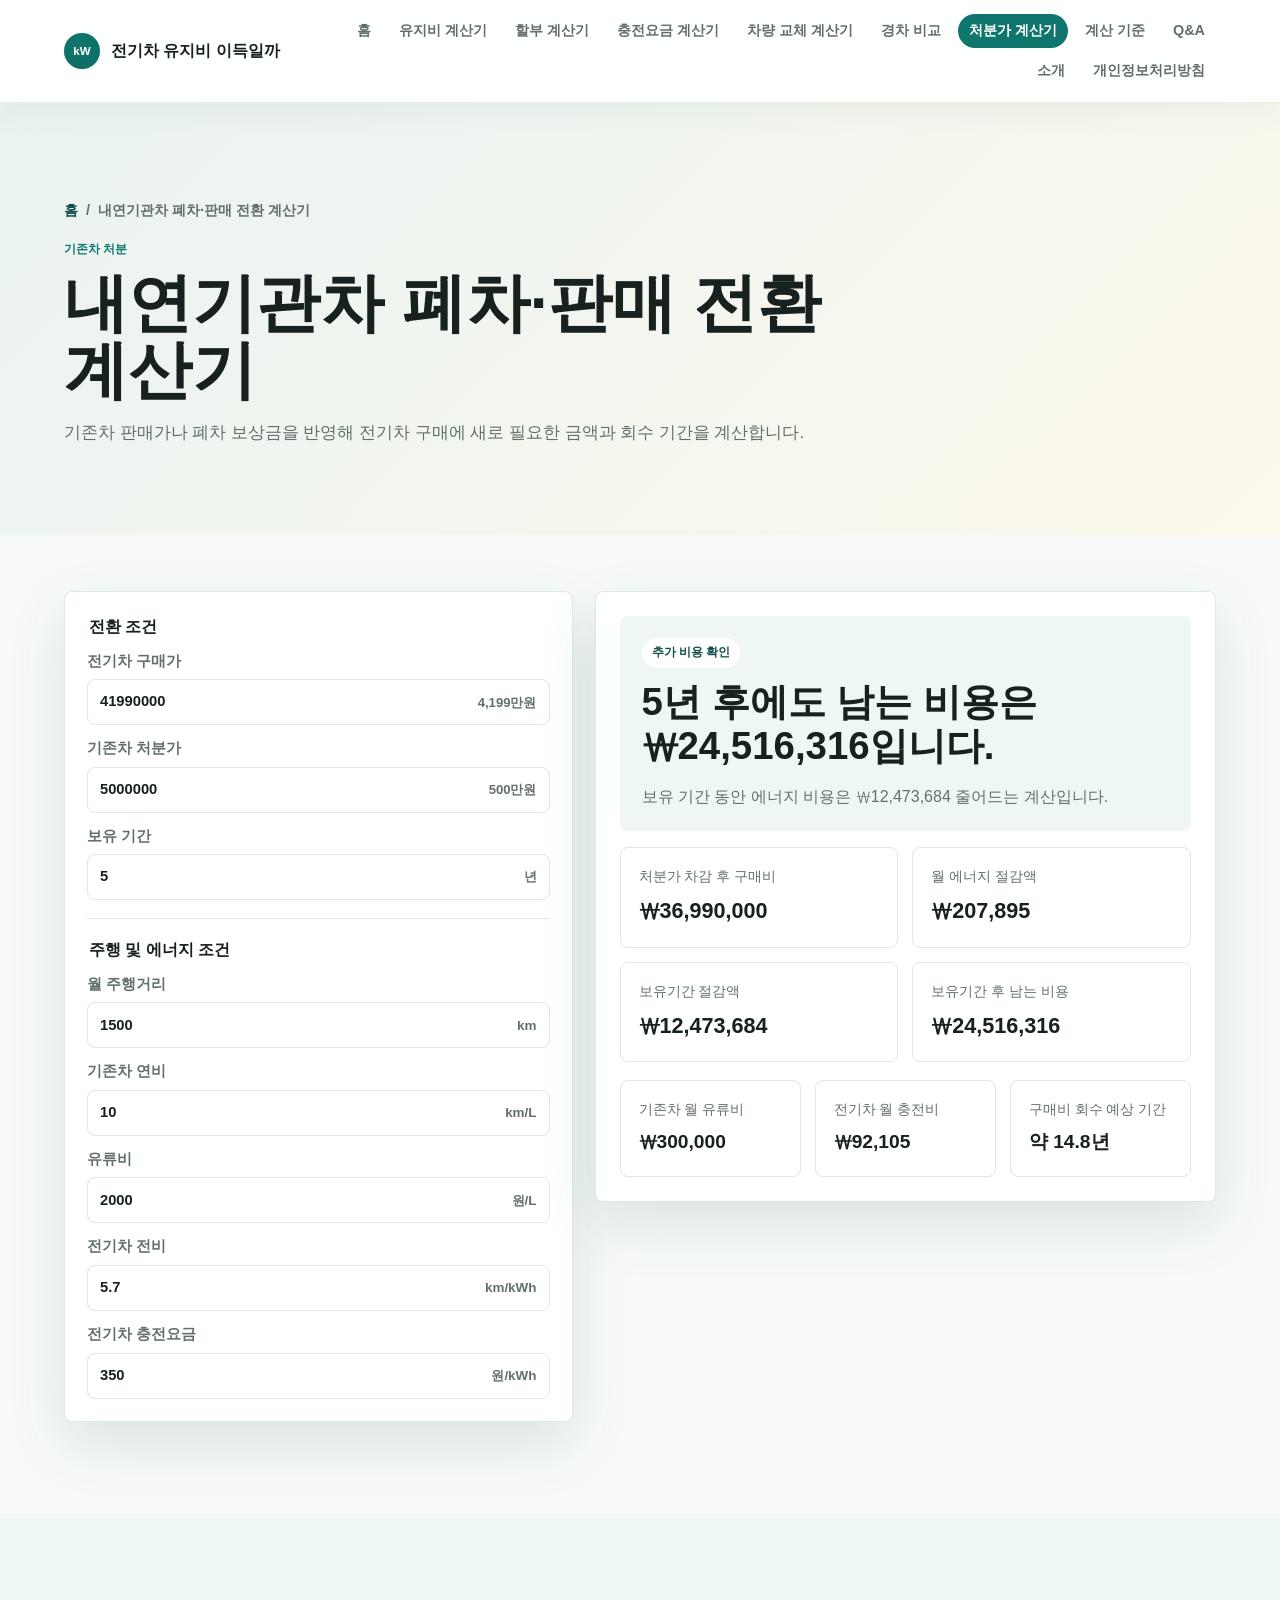
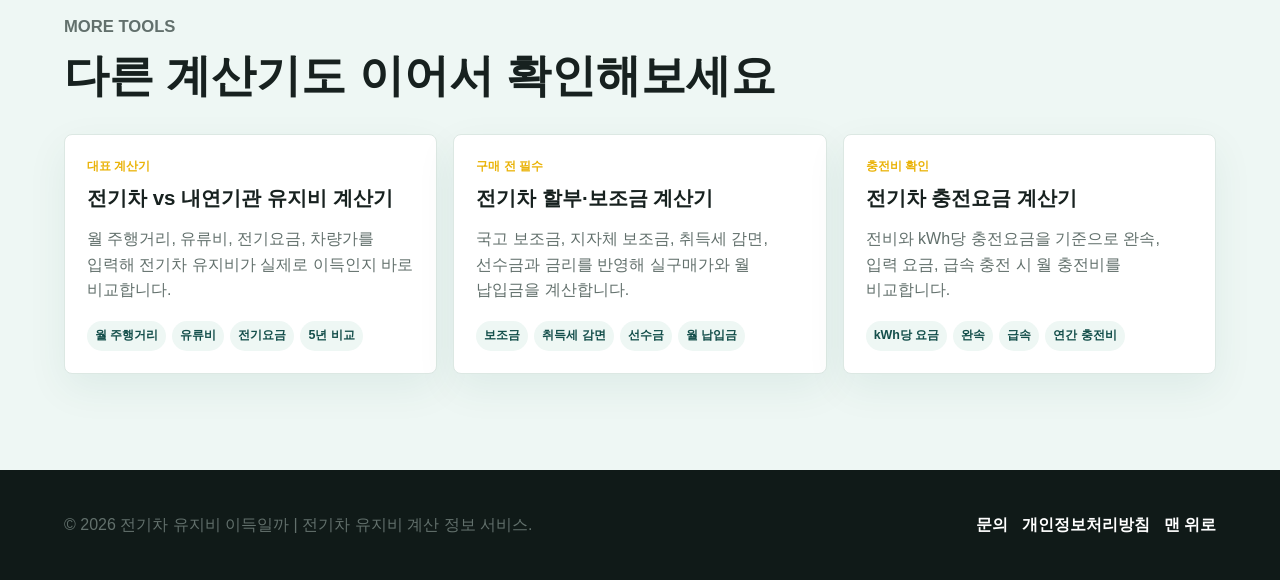
<file: calculators/disposal/index.html>
<!doctype html>
<html lang="ko">
  <head>
    <meta charset="utf-8" />
    <meta name="viewport" content="width=device-width, initial-scale=1" />
    <title>내연기관차 폐차·판매 전환 계산기 | 전기차 유지비 이득일까</title>
    <meta name="description" content="기존차 판매가나 폐차 보상금을 반영해 전기차 구매에 새로 필요한 금액과 회수 기간을 계산합니다." />
    <meta name="keywords" content="전기차 유지비, 전기차 계산기, 전기차 충전요금 계산기, 전기차 할부 계산기, 내연기관차 전기차 비교, evcost" />
    <meta name="robots" content="index, follow" />
    <meta name="author" content="전기차 유지비 이득일까" />
    <meta name="naver-site-verification" content="7fd844311cb845d098c473767da560b14080d884" />
    <meta property="og:type" content="website" />
    <meta property="og:locale" content="ko_KR" />
    <meta property="og:title" content="내연기관차 폐차·판매 전환 계산기" />
    <meta property="og:description" content="기존차 판매가나 폐차 보상금을 반영해 전기차 구매에 새로 필요한 금액과 회수 기간을 계산합니다." />
    <meta property="og:image" content="https://evcost.kr/assets/img/og-cover.svg" />
    <meta property="og:url" content="https://evcost.kr/calculators/disposal/" />
    <meta name="twitter:card" content="summary_large_image" />
    <meta name="theme-color" content="#0f766e" />
    <link rel="canonical" href="https://evcost.kr/calculators/disposal/" />
    <link rel="icon" type="image/svg+xml" href="/favicon.svg" />
    <link rel="shortcut icon" href="/favicon.svg" />
    <link rel="stylesheet" href="/assets/css/styles.css?v=20260614-faq" />
    <script
      async
      src="https://pagead2.googlesyndication.com/pagead/js/adsbygoogle.js?client=ca-pub-2838691881113814"
      crossorigin="anonymous"
    ></script>
    <script type="application/ld+json">
      {
        "@context": "https://schema.org",
        "@type": "WebApplication",
        "name": "전기차 유지비 이득일까",
        "applicationCategory": "FinanceApplication",
        "operatingSystem": "Any",
        "url": "https://evcost.kr/",
        "description": "전기차 유지비, 충전요금, 할부, 차량 교체 비용을 비교하는 무료 계산기입니다.",
        "inLanguage": "ko-KR",
        "offers": { "@type": "Offer", "price": "0", "priceCurrency": "KRW" }
      }
    </script>
  </head>
  <body>
    <header class="site-header">
      <a class="brand" href="/" aria-label="전기차 유지비 이득일까 홈">
        <span class="brand-mark" aria-hidden="true">kW</span>
        <span>전기차 유지비 이득일까</span>
      </a>
      <nav class="nav" aria-label="주요 메뉴">
        <a href="/">홈</a>
        <a href="/calculators/ev-vs-ice/">유지비 계산기</a>
        <a href="/calculators/loan/">할부 계산기</a>
        <a href="/calculators/charging/">충전요금 계산기</a>
        <a href="/calculators/commute/">차량 교체 계산기</a>
        <a href="/calculators/compact/">경차 비교</a>
        <a aria-current="page" href="/calculators/disposal/">처분가 계산기</a>
        <a href="/guide/">계산 기준</a>
        <a href="/faq/">Q&A</a>
        <a href="/about/">소개</a>
        <a href="/privacy/">개인정보처리방침</a>
      </nav>
    </header>

    <main id="top">
      <section class="page-hero section-band compact-hero">
        <div class="breadcrumbs"><a href="/">홈</a><span>/</span><span>내연기관차 폐차·판매 전환 계산기</span></div>
        <p class="eyebrow">기존차 처분</p>
        <h1>내연기관차 폐차·판매 전환 계산기</h1>
        <p class="hero-text">기존차 판매가나 폐차 보상금을 반영해 전기차 구매에 새로 필요한 금액과 회수 기간을 계산합니다.</p>
      </section>

      <section id="conversion-calculator" class="calculator-section">
        <div class="section-heading">
          <p class="eyebrow">Disposal Value Calculator</p>
          <h2>내연기관차 폐차/판매 전환 계산기</h2>
          <p>
            기존차를 판매하거나 폐차했을 때 받을 수 있는 처분가를 전기차 구매 비용에서 차감해
            실제로 새로 준비해야 하는 금액을 계산합니다. 에너지 비용 절감액까지 함께 반영해 보유 기간별 차이를
            확인할 수 있습니다.
          </p>
        </div>

        <div class="calculator-layout">
          <form class="calc-panel" id="conversionForm">
            <fieldset>
              <legend>전환 조건</legend>
              <label>
                <span>전기차 구매가</span>
                <div class="input-wrap">
                  <input id="conversionEvPrice" name="conversionEvPrice" type="number" min="0" step="100000" value="41990000" />
                  <b>원</b>
                </div>
              </label>
              <label>
                <span>기존차 처분가</span>
                <div class="input-wrap">
                  <input id="disposalValue" name="disposalValue" type="number" min="0" step="100000" value="5000000" />
                  <b>원</b>
                </div>
              </label>
              <label>
                <span>보유 기간</span>
                <div class="input-wrap">
                  <input id="conversionYears" name="conversionYears" type="number" min="1" max="15" step="1" value="5" />
                  <b>년</b>
                </div>
              </label>
            </fieldset>

            <fieldset>
              <legend>주행 및 에너지 조건</legend>
              <label>
                <span>월 주행거리</span>
                <div class="input-wrap">
                  <input id="conversionMonthlyKm" name="conversionMonthlyKm" type="number" min="100" max="12000" step="50" value="1500" />
                  <b>km</b>
                </div>
              </label>
              <label>
                <span>기존차 연비</span>
                <div class="input-wrap">
                  <input id="conversionIceEfficiency" name="conversionIceEfficiency" type="number" min="1" max="40" step="0.1" value="10" />
                  <b>km/L</b>
                </div>
              </label>
              <label>
                <span>유류비</span>
                <div class="input-wrap">
                  <input id="conversionFuelPrice" name="conversionFuelPrice" type="number" min="500" max="4000" step="10" value="2000" />
                  <b>원/L</b>
                </div>
              </label>
              <label>
                <span>전기차 전비</span>
                <div class="input-wrap">
                  <input id="conversionEvEfficiency" name="conversionEvEfficiency" type="number" min="1" max="12" step="0.1" value="5.7" />
                  <b>km/kWh</b>
                </div>
              </label>
              <label>
                <span>전기차 충전요금</span>
                <div class="input-wrap">
                  <input id="conversionElectricityPrice" name="conversionElectricityPrice" type="number" min="0" max="1000" step="10" value="350" />
                  <b>원/kWh</b>
                </div>
              </label>
            </fieldset>
          </form>

          <aside class="result-panel" aria-live="polite">
            <div class="result-hero">
              <span id="conversionBadge">처분가 반영</span>
              <h3 id="conversionHeadline">기존차 처분가를 빼고 남는 구매 비용을 계산합니다.</h3>
              <p id="conversionSummary">전기차 구매에 새로 필요한 금액과 에너지 비용 절감액을 함께 비교합니다.</p>
            </div>

            <div class="metric-grid">
              <article>
                <span>처분가 차감 후 구매비</span>
                <strong id="netEvPurchaseCost">0원</strong>
              </article>
              <article>
                <span>월 에너지 절감액</span>
                <strong id="conversionMonthlySaving">0원</strong>
              </article>
              <article>
                <span>보유기간 절감액</span>
                <strong id="conversionPeriodSaving">0원</strong>
              </article>
              <article>
                <span>보유기간 후 남는 비용</span>
                <strong id="conversionNetBurden">0원</strong>
              </article>
            </div>

            <div class="scenario-grid">
              <article>
                <span>기존차 월 유류비</span>
                <strong id="conversionIceMonthly">0원</strong>
              </article>
              <article>
                <span>전기차 월 충전비</span>
                <strong id="conversionEvMonthly">0원</strong>
              </article>
              <article>
                <span>구매비 회수 예상 기간</span>
                <strong id="conversionPayback">계산 중</strong>
              </article>
            </div>
          </aside>
        </div>
      </section>

      <section class="content-section muted next-tools">
        <div class="section-heading">
          <p class="eyebrow">More Tools</p>
          <h2>다른 계산기도 이어서 확인해보세요</h2>
        </div>
        <div class="tool-grid compact-tools">
          <a class="tool-card" href="/calculators/ev-vs-ice/">
            <span class="tool-eyebrow">대표 계산기</span>
            <h3>전기차 vs 내연기관 유지비 계산기</h3>
            <p>월 주행거리, 유류비, 전기요금, 차량가를 입력해 전기차 유지비가 실제로 이득인지 바로 비교합니다.</p>
            <div class="tag-row"><span>월 주행거리</span><span>유류비</span><span>전기요금</span><span>5년 비교</span></div>
          </a>
          <a class="tool-card" href="/calculators/loan/">
            <span class="tool-eyebrow">구매 전 필수</span>
            <h3>전기차 할부·보조금 계산기</h3>
            <p>국고 보조금, 지자체 보조금, 취득세 감면, 선수금과 금리를 반영해 실구매가와 월 납입금을 계산합니다.</p>
            <div class="tag-row"><span>보조금</span><span>취득세 감면</span><span>선수금</span><span>월 납입금</span></div>
          </a>
          <a class="tool-card" href="/calculators/charging/">
            <span class="tool-eyebrow">충전비 확인</span>
            <h3>전기차 충전요금 계산기</h3>
            <p>전비와 kWh당 충전요금을 기준으로 완속, 입력 요금, 급속 충전 시 월 충전비를 비교합니다.</p>
            <div class="tag-row"><span>kWh당 요금</span><span>완속</span><span>급속</span><span>연간 충전비</span></div>
          </a>
        </div>
      </section>
    </main>

    <footer class="site-footer">
      <p>© <span id="year"></span> 전기차 유지비 이득일까 | 전기차 유지비 계산 정보 서비스.</p>
      <div class="footer-links">
        <a href="mailto:junhxx24@gmail.com">문의</a>
        <a href="/privacy/">개인정보처리방침</a>
        <a href="#top">맨 위로</a>
      </div>
    </footer>

    <script src="/assets/js/app.js?v=20260613-multipage" defer></script>
  </body>
</html>
</file>
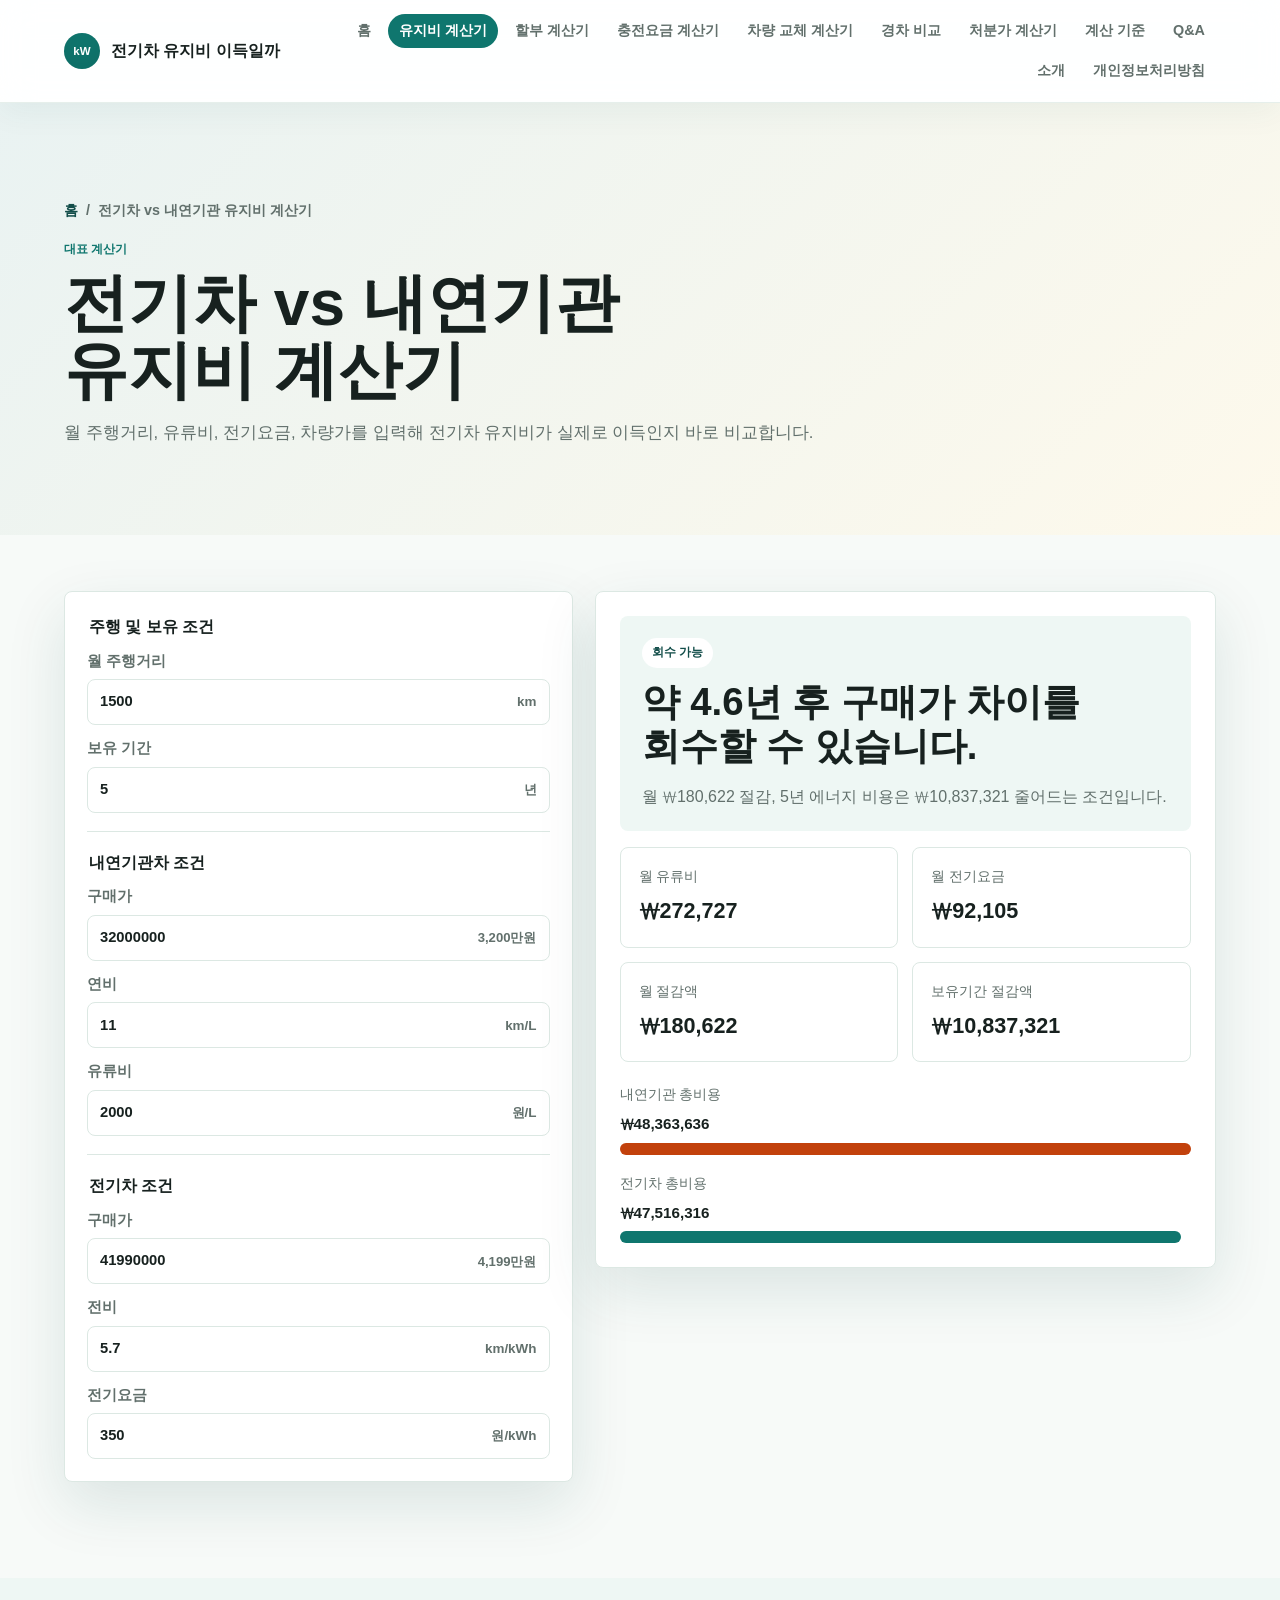
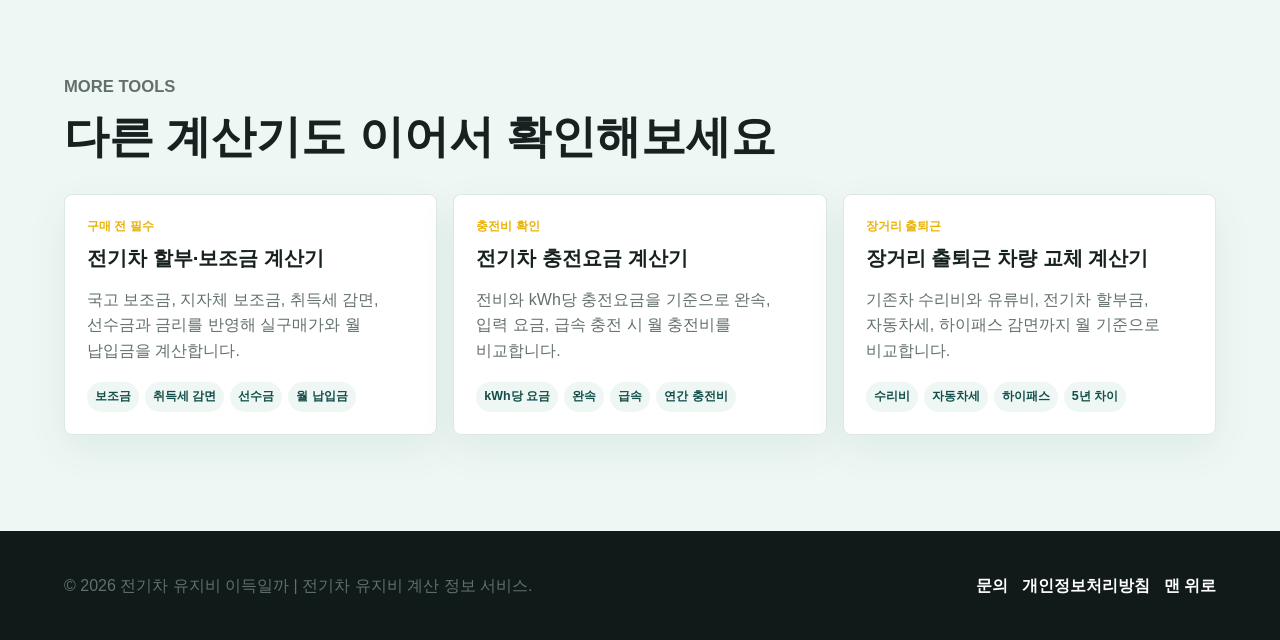
<file: calculators/ev-vs-ice/index.html>
<!doctype html>
<html lang="ko">
  <head>
    <meta charset="utf-8" />
    <meta name="viewport" content="width=device-width, initial-scale=1" />
    <title>전기차 vs 내연기관 유지비 계산기 | 전기차 유지비 이득일까</title>
    <meta name="description" content="월 주행거리, 유류비, 전기요금, 차량가를 입력해 전기차 유지비가 실제로 이득인지 바로 비교합니다." />
    <meta name="keywords" content="전기차 유지비, 전기차 계산기, 전기차 충전요금 계산기, 전기차 할부 계산기, 내연기관차 전기차 비교, evcost" />
    <meta name="robots" content="index, follow" />
    <meta name="author" content="전기차 유지비 이득일까" />
    <meta name="naver-site-verification" content="7fd844311cb845d098c473767da560b14080d884" />
    <meta property="og:type" content="website" />
    <meta property="og:locale" content="ko_KR" />
    <meta property="og:title" content="전기차 vs 내연기관 유지비 계산기" />
    <meta property="og:description" content="월 주행거리, 유류비, 전기요금, 차량가를 입력해 전기차 유지비가 실제로 이득인지 바로 비교합니다." />
    <meta property="og:image" content="https://evcost.kr/assets/img/og-cover.svg" />
    <meta property="og:url" content="https://evcost.kr/calculators/ev-vs-ice/" />
    <meta name="twitter:card" content="summary_large_image" />
    <meta name="theme-color" content="#0f766e" />
    <link rel="canonical" href="https://evcost.kr/calculators/ev-vs-ice/" />
    <link rel="icon" type="image/svg+xml" href="/favicon.svg" />
    <link rel="shortcut icon" href="/favicon.svg" />
    <link rel="stylesheet" href="/assets/css/styles.css?v=20260614-faq" />
    <script
      async
      src="https://pagead2.googlesyndication.com/pagead/js/adsbygoogle.js?client=ca-pub-2838691881113814"
      crossorigin="anonymous"
    ></script>
    <script type="application/ld+json">
      {
        "@context": "https://schema.org",
        "@type": "WebApplication",
        "name": "전기차 유지비 이득일까",
        "applicationCategory": "FinanceApplication",
        "operatingSystem": "Any",
        "url": "https://evcost.kr/",
        "description": "전기차 유지비, 충전요금, 할부, 차량 교체 비용을 비교하는 무료 계산기입니다.",
        "inLanguage": "ko-KR",
        "offers": { "@type": "Offer", "price": "0", "priceCurrency": "KRW" }
      }
    </script>
  </head>
  <body>
    <header class="site-header">
      <a class="brand" href="/" aria-label="전기차 유지비 이득일까 홈">
        <span class="brand-mark" aria-hidden="true">kW</span>
        <span>전기차 유지비 이득일까</span>
      </a>
      <nav class="nav" aria-label="주요 메뉴">
        <a href="/">홈</a>
        <a aria-current="page" href="/calculators/ev-vs-ice/">유지비 계산기</a>
        <a href="/calculators/loan/">할부 계산기</a>
        <a href="/calculators/charging/">충전요금 계산기</a>
        <a href="/calculators/commute/">차량 교체 계산기</a>
        <a href="/calculators/compact/">경차 비교</a>
        <a href="/calculators/disposal/">처분가 계산기</a>
        <a href="/guide/">계산 기준</a>
        <a href="/faq/">Q&A</a>
        <a href="/about/">소개</a>
        <a href="/privacy/">개인정보처리방침</a>
      </nav>
    </header>

    <main id="top">
      <section class="page-hero section-band compact-hero">
        <div class="breadcrumbs"><a href="/">홈</a><span>/</span><span>전기차 vs 내연기관 유지비 계산기</span></div>
        <p class="eyebrow">대표 계산기</p>
        <h1>전기차 vs 내연기관 <span class="nowrap">유지비 계산기</span></h1>
        <p class="hero-text">월 주행거리, 유류비, 전기요금, 차량가를 입력해 전기차 유지비가 실제로 이득인지 바로 비교합니다.</p>
      </section>

      <section id="calculator" class="calculator-section">
        <div class="section-heading">
          <p class="eyebrow">Cost Calculator</p>
          <h2>전기차 vs 내연기관 유지비 계산기</h2>
          <p>
            월 주행거리와 에너지 단가를 기준으로 두 차량의 월 비용과 보유 기간별 총비용을
            비교합니다. 입력값을 바꾸면 결과가 즉시 갱신됩니다.
          </p>
        </div>

        <div class="calculator-layout">
          <form class="calc-panel" id="costForm">
            <fieldset>
              <legend>주행 및 보유 조건</legend>
              <label>
                <span>월 주행거리</span>
                <div class="input-wrap">
                  <input id="monthlyKm" name="monthlyKm" type="number" min="100" max="10000" step="50" value="1500" />
                  <b>km</b>
                </div>
              </label>
              <label>
                <span>보유 기간</span>
                <div class="input-wrap">
                  <input id="years" name="years" type="number" min="1" max="15" step="1" value="5" />
                  <b>년</b>
                </div>
              </label>
            </fieldset>

            <fieldset>
              <legend>내연기관차 조건</legend>
              <label>
                <span>구매가</span>
                <div class="input-wrap">
                  <input id="icePrice" name="icePrice" type="number" min="0" step="100000" value="32000000" />
                  <b>원</b>
                </div>
              </label>
              <label>
                <span>연비</span>
                <div class="input-wrap">
                  <input id="iceEfficiency" name="iceEfficiency" type="number" min="1" max="40" step="0.1" value="11" />
                  <b>km/L</b>
                </div>
              </label>
              <label>
                <span>유류비</span>
                <div class="input-wrap">
                  <input id="fuelPrice" name="fuelPrice" type="number" min="500" max="4000" step="10" value="2000" />
                  <b>원/L</b>
                </div>
              </label>
            </fieldset>

            <fieldset>
              <legend>전기차 조건</legend>
              <label>
                <span>구매가</span>
                <div class="input-wrap">
                  <input id="evPrice" name="evPrice" type="number" min="0" step="100000" value="41990000" />
                  <b>원</b>
                </div>
              </label>
              <label>
                <span>전비</span>
                <div class="input-wrap">
                  <input id="evEfficiency" name="evEfficiency" type="number" min="1" max="12" step="0.1" value="5.7" />
                  <b>km/kWh</b>
                </div>
              </label>
              <label>
                <span>전기요금</span>
                <div class="input-wrap">
                  <input id="electricityPrice" name="electricityPrice" type="number" min="50" max="1000" step="10" value="350" />
                  <b>원/kWh</b>
                </div>
              </label>
            </fieldset>
          </form>

          <aside class="result-panel" aria-live="polite">
            <div class="result-hero">
              <span id="paybackBadge">계산 중</span>
              <h3 id="headlineResult">입력값을 바탕으로 계산합니다.</h3>
              <p id="summaryResult">전기차와 내연기관차의 월 에너지 비용 차이를 비교합니다.</p>
            </div>

            <div class="metric-grid">
              <article>
                <span>월 유류비</span>
                <strong id="iceMonthlyCost">0원</strong>
              </article>
              <article>
                <span>월 전기요금</span>
                <strong id="evMonthlyCost">0원</strong>
              </article>
              <article>
                <span>월 절감액</span>
                <strong id="monthlySaving">0원</strong>
              </article>
              <article>
                <span>보유기간 절감액</span>
                <strong id="periodSaving">0원</strong>
              </article>
            </div>

            <div class="comparison-bars">
              <div>
                <span>내연기관 총비용</span>
                <b id="iceTotalLabel">0원</b>
                <i id="iceBar"></i>
              </div>
              <div>
                <span>전기차 총비용</span>
                <b id="evTotalLabel">0원</b>
                <i id="evBar"></i>
              </div>
            </div>
          </aside>
        </div>
      </section>

      <section class="content-section muted next-tools">
        <div class="section-heading">
          <p class="eyebrow">More Tools</p>
          <h2>다른 계산기도 이어서 확인해보세요</h2>
        </div>
        <div class="tool-grid compact-tools">
          <a class="tool-card" href="/calculators/loan/">
            <span class="tool-eyebrow">구매 전 필수</span>
            <h3>전기차 할부·보조금 계산기</h3>
            <p>국고 보조금, 지자체 보조금, 취득세 감면, 선수금과 금리를 반영해 실구매가와 월 납입금을 계산합니다.</p>
            <div class="tag-row"><span>보조금</span><span>취득세 감면</span><span>선수금</span><span>월 납입금</span></div>
          </a>
          <a class="tool-card" href="/calculators/charging/">
            <span class="tool-eyebrow">충전비 확인</span>
            <h3>전기차 충전요금 계산기</h3>
            <p>전비와 kWh당 충전요금을 기준으로 완속, 입력 요금, 급속 충전 시 월 충전비를 비교합니다.</p>
            <div class="tag-row"><span>kWh당 요금</span><span>완속</span><span>급속</span><span>연간 충전비</span></div>
          </a>
          <a class="tool-card" href="/calculators/commute/">
            <span class="tool-eyebrow">장거리 출퇴근</span>
            <h3>장거리 출퇴근 차량 교체 계산기</h3>
            <p>기존차 수리비와 유류비, 전기차 할부금, 자동차세, 하이패스 감면까지 월 기준으로 비교합니다.</p>
            <div class="tag-row"><span>수리비</span><span>자동차세</span><span>하이패스</span><span>5년 차이</span></div>
          </a>
        </div>
      </section>
    </main>

    <footer class="site-footer">
      <p>© <span id="year"></span> 전기차 유지비 이득일까 | 전기차 유지비 계산 정보 서비스.</p>
      <div class="footer-links">
        <a href="mailto:junhxx24@gmail.com">문의</a>
        <a href="/privacy/">개인정보처리방침</a>
        <a href="#top">맨 위로</a>
      </div>
    </footer>

    <script src="/assets/js/app.js?v=20260613-multipage" defer></script>
  </body>
</html>
</file>
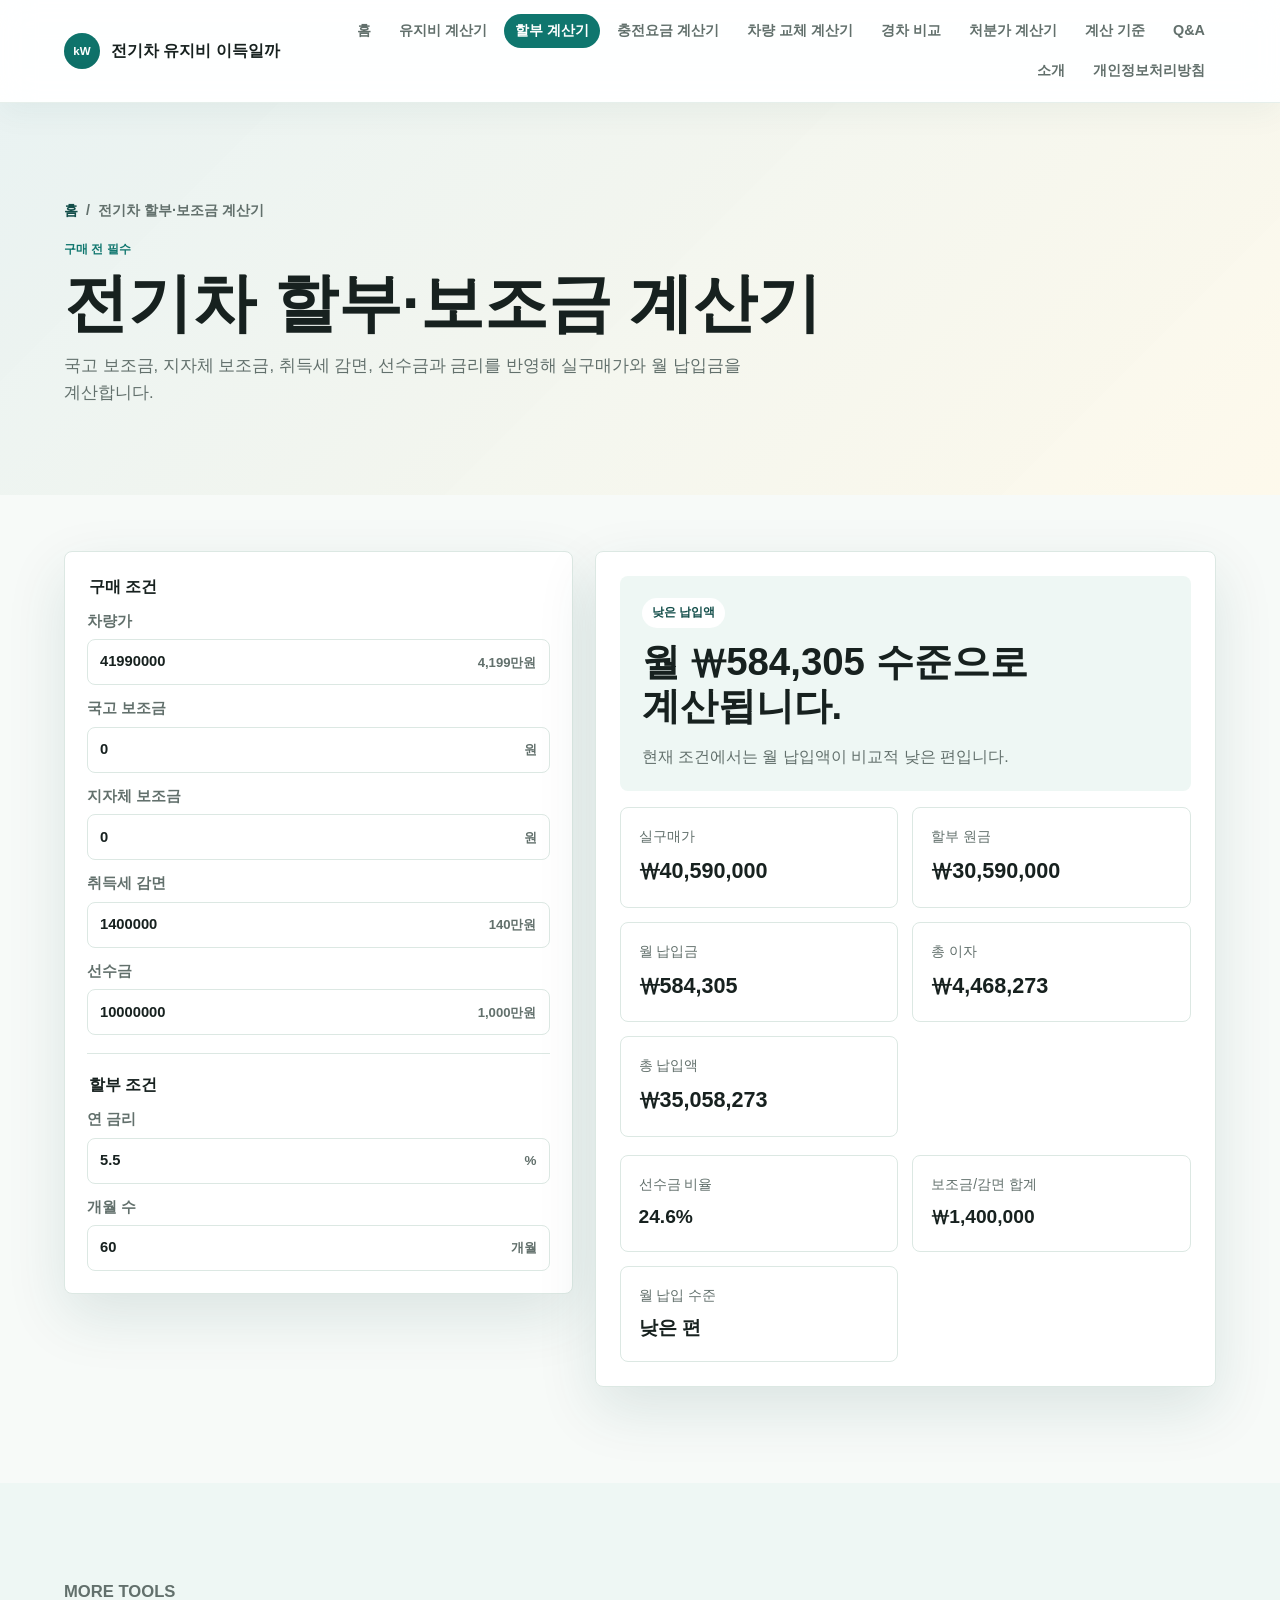
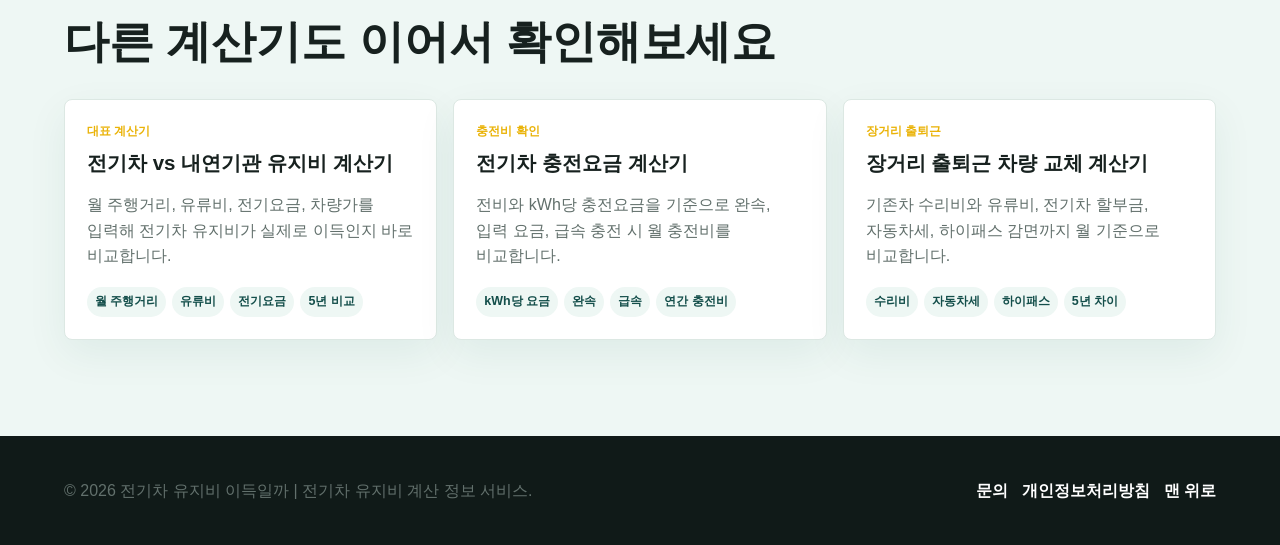
<file: calculators/loan/index.html>
<!doctype html>
<html lang="ko">
  <head>
    <meta charset="utf-8" />
    <meta name="viewport" content="width=device-width, initial-scale=1" />
    <title>전기차 할부·보조금 계산기 | 전기차 유지비 이득일까</title>
    <meta name="description" content="국고 보조금, 지자체 보조금, 취득세 감면, 선수금과 금리를 반영해 실구매가와 월 납입금을 계산합니다." />
    <meta name="keywords" content="전기차 유지비, 전기차 계산기, 전기차 충전요금 계산기, 전기차 할부 계산기, 내연기관차 전기차 비교, evcost" />
    <meta name="robots" content="index, follow" />
    <meta name="author" content="전기차 유지비 이득일까" />
    <meta name="naver-site-verification" content="7fd844311cb845d098c473767da560b14080d884" />
    <meta property="og:type" content="website" />
    <meta property="og:locale" content="ko_KR" />
    <meta property="og:title" content="전기차 할부·보조금 계산기" />
    <meta property="og:description" content="국고 보조금, 지자체 보조금, 취득세 감면, 선수금과 금리를 반영해 실구매가와 월 납입금을 계산합니다." />
    <meta property="og:image" content="https://evcost.kr/assets/img/og-cover.svg" />
    <meta property="og:url" content="https://evcost.kr/calculators/loan/" />
    <meta name="twitter:card" content="summary_large_image" />
    <meta name="theme-color" content="#0f766e" />
    <link rel="canonical" href="https://evcost.kr/calculators/loan/" />
    <link rel="icon" type="image/svg+xml" href="/favicon.svg" />
    <link rel="shortcut icon" href="/favicon.svg" />
    <link rel="stylesheet" href="/assets/css/styles.css?v=20260614-faq" />
    <script
      async
      src="https://pagead2.googlesyndication.com/pagead/js/adsbygoogle.js?client=ca-pub-2838691881113814"
      crossorigin="anonymous"
    ></script>
    <script type="application/ld+json">
      {
        "@context": "https://schema.org",
        "@type": "WebApplication",
        "name": "전기차 유지비 이득일까",
        "applicationCategory": "FinanceApplication",
        "operatingSystem": "Any",
        "url": "https://evcost.kr/",
        "description": "전기차 유지비, 충전요금, 할부, 차량 교체 비용을 비교하는 무료 계산기입니다.",
        "inLanguage": "ko-KR",
        "offers": { "@type": "Offer", "price": "0", "priceCurrency": "KRW" }
      }
    </script>
  </head>
  <body>
    <header class="site-header">
      <a class="brand" href="/" aria-label="전기차 유지비 이득일까 홈">
        <span class="brand-mark" aria-hidden="true">kW</span>
        <span>전기차 유지비 이득일까</span>
      </a>
      <nav class="nav" aria-label="주요 메뉴">
        <a href="/">홈</a>
        <a href="/calculators/ev-vs-ice/">유지비 계산기</a>
        <a aria-current="page" href="/calculators/loan/">할부 계산기</a>
        <a href="/calculators/charging/">충전요금 계산기</a>
        <a href="/calculators/commute/">차량 교체 계산기</a>
        <a href="/calculators/compact/">경차 비교</a>
        <a href="/calculators/disposal/">처분가 계산기</a>
        <a href="/guide/">계산 기준</a>
        <a href="/faq/">Q&A</a>
        <a href="/about/">소개</a>
        <a href="/privacy/">개인정보처리방침</a>
      </nav>
    </header>

    <main id="top">
      <section class="page-hero section-band compact-hero">
        <div class="breadcrumbs"><a href="/">홈</a><span>/</span><span>전기차 할부·보조금 계산기</span></div>
        <p class="eyebrow">구매 전 필수</p>
        <h1>전기차 할부·보조금 계산기</h1>
        <p class="hero-text">국고 보조금, 지자체 보조금, 취득세 감면, 선수금과 금리를 반영해 실구매가와 월 납입금을 계산합니다.</p>
      </section>

      <section id="loan-calculator" class="calculator-section">
        <div class="section-heading">
          <p class="eyebrow">Loan Calculator</p>
          <h2>전기차 할부 계산기</h2>
          <p>
            차량가에서 국고 보조금, 지자체 보조금, 취득세 감면을 차감한 실구매가를 계산하고,
            선수금과 할부 조건을 반영해 월 납입금과 총 이자를 확인합니다.
          </p>
        </div>

        <div class="calculator-layout">
          <form class="calc-panel" id="loanForm">
            <fieldset>
              <legend>구매 조건</legend>
              <label>
                <span>차량가</span>
                <div class="input-wrap">
                  <input id="loanVehiclePrice" name="loanVehiclePrice" type="number" min="0" step="100000" value="41990000" />
                  <b>원</b>
                </div>
              </label>
              <label>
                <span>국고 보조금</span>
                <div class="input-wrap">
                  <input id="nationalSubsidy" name="nationalSubsidy" type="number" min="0" step="100000" value="0" />
                  <b>원</b>
                </div>
              </label>
              <label>
                <span>지자체 보조금</span>
                <div class="input-wrap">
                  <input id="localSubsidy" name="localSubsidy" type="number" min="0" step="100000" value="0" />
                  <b>원</b>
                </div>
              </label>
              <label>
                <span>취득세 감면</span>
                <div class="input-wrap">
                  <input id="acquisitionTaxDiscount" name="acquisitionTaxDiscount" type="number" min="0" step="100000" value="1400000" />
                  <b>원</b>
                </div>
              </label>
              <label>
                <span>선수금</span>
                <div class="input-wrap">
                  <input id="downPayment" name="downPayment" type="number" min="0" step="100000" value="10000000" />
                  <b>원</b>
                </div>
              </label>
            </fieldset>

            <fieldset>
              <legend>할부 조건</legend>
              <label>
                <span>연 금리</span>
                <div class="input-wrap">
                  <input id="annualRate" name="annualRate" type="number" min="0" max="30" step="0.1" value="5.5" />
                  <b>%</b>
                </div>
              </label>
              <label>
                <span>개월 수</span>
                <div class="input-wrap">
                  <input id="loanMonths" name="loanMonths" type="number" min="1" max="120" step="1" value="60" />
                  <b>개월</b>
                </div>
              </label>
            </fieldset>
          </form>

          <aside class="result-panel" aria-live="polite">
            <div class="result-hero">
              <span id="loanBadge">할부 계산</span>
              <h3 id="loanHeadline">월 납입금을 계산합니다.</h3>
              <p id="loanSummary">원리금균등 상환 기준으로 예상 납입액을 보여줍니다.</p>
            </div>

            <div class="metric-grid">
              <article>
                <span>실구매가</span>
                <strong id="netVehiclePrice">0원</strong>
              </article>
              <article>
                <span>할부 원금</span>
                <strong id="loanPrincipal">0원</strong>
              </article>
              <article>
                <span>월 납입금</span>
                <strong id="monthlyPayment">0원</strong>
              </article>
              <article>
                <span>총 이자</span>
                <strong id="totalInterest">0원</strong>
              </article>
              <article>
                <span>총 납입액</span>
                <strong id="totalPayment">0원</strong>
              </article>
            </div>

            <div class="loan-summary-strip">
              <div>
                <span>선수금 비율</span>
                <strong id="downPaymentRatio">0%</strong>
              </div>
              <div>
                <span>보조금/감면 합계</span>
                <strong id="totalIncentive">0원</strong>
              </div>
              <div>
                <span>월 납입 수준</span>
                <strong id="loanMood">계산 중</strong>
              </div>
            </div>
          </aside>
        </div>
      </section>

      <section class="content-section muted next-tools">
        <div class="section-heading">
          <p class="eyebrow">More Tools</p>
          <h2>다른 계산기도 이어서 확인해보세요</h2>
        </div>
        <div class="tool-grid compact-tools">
          <a class="tool-card" href="/calculators/ev-vs-ice/">
            <span class="tool-eyebrow">대표 계산기</span>
            <h3>전기차 vs 내연기관 유지비 계산기</h3>
            <p>월 주행거리, 유류비, 전기요금, 차량가를 입력해 전기차 유지비가 실제로 이득인지 바로 비교합니다.</p>
            <div class="tag-row"><span>월 주행거리</span><span>유류비</span><span>전기요금</span><span>5년 비교</span></div>
          </a>
          <a class="tool-card" href="/calculators/charging/">
            <span class="tool-eyebrow">충전비 확인</span>
            <h3>전기차 충전요금 계산기</h3>
            <p>전비와 kWh당 충전요금을 기준으로 완속, 입력 요금, 급속 충전 시 월 충전비를 비교합니다.</p>
            <div class="tag-row"><span>kWh당 요금</span><span>완속</span><span>급속</span><span>연간 충전비</span></div>
          </a>
          <a class="tool-card" href="/calculators/commute/">
            <span class="tool-eyebrow">장거리 출퇴근</span>
            <h3>장거리 출퇴근 차량 교체 계산기</h3>
            <p>기존차 수리비와 유류비, 전기차 할부금, 자동차세, 하이패스 감면까지 월 기준으로 비교합니다.</p>
            <div class="tag-row"><span>수리비</span><span>자동차세</span><span>하이패스</span><span>5년 차이</span></div>
          </a>
        </div>
      </section>
    </main>

    <footer class="site-footer">
      <p>© <span id="year"></span> 전기차 유지비 이득일까 | 전기차 유지비 계산 정보 서비스.</p>
      <div class="footer-links">
        <a href="mailto:junhxx24@gmail.com">문의</a>
        <a href="/privacy/">개인정보처리방침</a>
        <a href="#top">맨 위로</a>
      </div>
    </footer>

    <script src="/assets/js/app.js?v=20260613-multipage" defer></script>
  </body>
</html>
</file>
<file: assets/css/styles.css>
:root {
  --bg: #f7faf8;
  --surface: #ffffff;
  --surface-soft: #eef7f4;
  --ink: #17211f;
  --muted: #62706c;
  --line: #dce8e3;
  --brand: #0f766e;
  --brand-dark: #134e4a;
  --accent: #eab308;
  --danger: #c2410c;
  --shadow: 0 22px 60px rgba(19, 78, 74, 0.12);
  --radius: 8px;
  font-family:
    Inter, Pretendard, -apple-system, BlinkMacSystemFont, "Segoe UI", sans-serif;
}

* {
  box-sizing: border-box;
}

html {
  scroll-behavior: smooth;
}

body {
  margin: 0;
  background: var(--bg);
  color: var(--ink);
  line-height: 1.6;
}

a {
  color: inherit;
  text-decoration: none;
}

.site-header {
  position: sticky;
  top: 0;
  z-index: 10;
  display: flex;
  align-items: center;
  justify-content: space-between;
  gap: 28px;
  padding: 14px clamp(20px, 5vw, 72px);
  background: rgba(255, 255, 255, 0.88);
  border-bottom: 1px solid rgba(220, 232, 227, 0.7);
  box-shadow: 0 10px 30px rgba(19, 78, 74, 0.05);
  backdrop-filter: blur(16px);
}

.brand {
  display: inline-flex;
  align-items: center;
  flex: 0 0 auto;
  gap: 11px;
  color: var(--ink);
  font-weight: 800;
  letter-spacing: 0;
}

.brand-mark {
  display: grid;
  width: 36px;
  height: 36px;
  place-items: center;
  color: #fff;
  background: var(--brand);
  border-radius: 50%;
  box-shadow: inset 0 -10px 18px rgba(19, 78, 74, 0.18);
  font-size: 0.72rem;
  font-weight: 900;
}

.nav {
  display: flex;
  flex-wrap: wrap;
  justify-content: flex-end;
  gap: 6px;
  color: var(--muted);
  font-size: 0.9rem;
  font-weight: 700;
}

.nav a {
  display: inline-flex;
  min-height: 34px;
  align-items: center;
  padding: 0 11px;
  border-radius: 999px;
  white-space: nowrap;
}

.nav a:hover {
  color: var(--brand-dark);
  background: var(--surface-soft);
}

.section-band,
.content-section,
.calculator-section {
  padding: clamp(56px, 8vw, 96px) clamp(20px, 5vw, 72px);
}

.hero,
.home-hero {
  display: grid;
  min-height: calc(100vh - 67px);
  grid-template-columns: minmax(0, 1.08fr) minmax(320px, 0.92fr);
  align-items: center;
  gap: clamp(32px, 6vw, 78px);
  padding-top: clamp(40px, 7vw, 88px);
}

.home-hero {
  min-height: min(760px, calc(100vh - 67px));
}

.page-hero {
  background:
    linear-gradient(135deg, rgba(15, 118, 110, 0.09), rgba(234, 179, 8, 0.08)),
    #fff;
}

.compact-hero {
  min-height: auto;
  padding-bottom: clamp(44px, 6vw, 72px);
}

.page-hero + .calculator-section {
  padding-top: clamp(34px, 5vw, 56px);
}

.page-hero + .calculator-section > .section-heading {
  display: none;
}

.eyebrow {
  margin: 0 0 10px;
  color: var(--brand);
  font-size: 0.78rem;
  font-weight: 800;
  letter-spacing: 0;
  text-transform: uppercase;
}

h1,
h2,
h3,
p {
  word-break: keep-all;
  overflow-wrap: break-word;
}

h1 {
  max-width: 760px;
  margin: 0;
  font-size: clamp(2.35rem, 5vw, 5.2rem);
  line-height: 1.04;
}

h2 {
  margin: 0;
  font-size: clamp(1.8rem, 3.5vw, 3rem);
  line-height: 1.15;
}

h3 {
  margin: 0 0 8px;
  font-size: 1.08rem;
}

.hero-text,
.section-heading p {
  max-width: 760px;
  color: var(--muted);
  font-size: 1.04rem;
}

.breadcrumbs {
  display: flex;
  flex-wrap: wrap;
  gap: 8px;
  margin-bottom: 18px;
  color: var(--muted);
  font-size: 0.9rem;
  font-weight: 700;
}

.breadcrumbs a {
  color: var(--brand-dark);
}

.nowrap {
  white-space: nowrap;
}

.hero-actions {
  display: flex;
  flex-wrap: wrap;
  gap: 12px;
  margin-top: 28px;
}

.button {
  display: inline-flex;
  min-height: 46px;
  align-items: center;
  justify-content: center;
  padding: 0 18px;
  border: 1px solid var(--line);
  border-radius: var(--radius);
  font-weight: 800;
}

.button.primary {
  color: #fff;
  background: var(--brand);
  border-color: var(--brand);
}

.button.ghost {
  background: #fff;
}

.hero-visual {
  display: grid;
  min-height: 420px;
  place-items: center;
  border: 1px solid var(--line);
  border-radius: var(--radius);
  background:
    linear-gradient(135deg, rgba(15, 118, 110, 0.14), rgba(234, 179, 8, 0.12)),
    radial-gradient(circle at 78% 20%, rgba(15, 118, 110, 0.18), transparent 28%),
    #fff;
  box-shadow: var(--shadow);
}

.home-summary {
  display: grid;
  gap: 14px;
}

.summary-card,
.home-stat-grid p {
  margin: 0;
  padding: 22px;
  border: 1px solid var(--line);
  border-radius: var(--radius);
  background: #fff;
  box-shadow: var(--shadow);
}

.summary-card.highlight {
  color: #fff;
  background:
    linear-gradient(135deg, rgba(15, 118, 110, 0.96), rgba(19, 78, 74, 0.96)),
    var(--brand-dark);
  border-color: transparent;
}

.summary-card span,
.home-stat-grid span {
  display: block;
  color: inherit;
  opacity: 0.72;
  font-size: 0.86rem;
  font-weight: 800;
}

.summary-card strong,
.home-stat-grid strong {
  display: block;
  margin-top: 5px;
  font-size: clamp(1.25rem, 2.4vw, 1.8rem);
  line-height: 1.2;
}

.summary-card p {
  margin: 12px 0 0;
}

.home-stat-grid {
  display: grid;
  grid-template-columns: repeat(2, minmax(0, 1fr));
  gap: 14px;
}

.dashboard-mini {
  width: min(420px, 86%);
  padding: 26px;
  background: rgba(255, 255, 255, 0.92);
  border: 1px solid var(--line);
  border-radius: var(--radius);
}

.dashboard-mini span,
.metric-grid span,
.comparison-bars span,
.feature-list span {
  display: block;
  color: var(--muted);
  font-size: 0.86rem;
}

.dashboard-mini strong {
  display: block;
  margin-top: 4px;
  font-size: 1.35rem;
}

.mini-grid {
  display: grid;
  grid-template-columns: repeat(2, minmax(0, 1fr));
  gap: 12px;
  margin-top: 22px;
}

.mini-grid p,
.metric-grid article,
.info-grid article,
.feature-list article {
  margin: 0;
  padding: 18px;
  border: 1px solid var(--line);
  border-radius: var(--radius);
  background: #fff;
}

.section-heading {
  max-width: 920px;
  margin-bottom: 32px;
}

.calculator-layout {
  display: grid;
  grid-template-columns: minmax(320px, 0.9fr) minmax(340px, 1.1fr);
  gap: 22px;
  align-items: start;
}

.calc-panel,
.result-panel {
  border: 1px solid var(--line);
  border-radius: var(--radius);
  background: var(--surface);
  box-shadow: var(--shadow);
}

.calc-panel {
  display: grid;
  gap: 18px;
  padding: 22px;
}

fieldset {
  display: grid;
  gap: 12px;
  margin: 0;
  padding: 0 0 18px;
  border: 0;
  border-bottom: 1px solid var(--line);
}

fieldset:last-child {
  padding-bottom: 0;
  border-bottom: 0;
}

legend {
  margin-bottom: 10px;
  font-weight: 800;
}

label {
  display: grid;
  gap: 6px;
  color: var(--muted);
  font-size: 0.92rem;
  font-weight: 700;
}

.amount-hint {
  flex: 0 0 auto;
  padding-left: 8px;
  padding-right: 12px;
  color: var(--muted);
  font-size: 0.82rem;
  font-weight: 700;
  white-space: nowrap;
}

.input-wrap {
  display: flex;
  align-items: center;
  border: 1px solid var(--line);
  border-radius: var(--radius);
  background: #fff;
}

input {
  flex: 1 1 auto;
  width: 100%;
  min-width: 0;
  min-height: 44px;
  padding: 0 12px;
  color: var(--ink);
  background: transparent;
  border: 0;
  font: inherit;
  font-weight: 800;
}

input:focus {
  outline: 2px solid rgba(15, 118, 110, 0.28);
  outline-offset: 2px;
}

.input-wrap b {
  flex: 0 0 auto;
  padding-right: 12px;
  padding-left: 2px;
  color: var(--muted);
  font-size: 0.84rem;
  white-space: nowrap;
}

.input-wrap.has-amount-hint b {
  display: none;
}

.result-panel {
  position: sticky;
  top: 88px;
  padding: 24px;
}

.result-hero {
  padding: 22px;
  border-radius: var(--radius);
  background: var(--surface-soft);
}

.result-hero span {
  display: inline-flex;
  margin-bottom: 12px;
  padding: 5px 10px;
  color: var(--brand-dark);
  background: #fff;
  border-radius: 999px;
  font-size: 0.78rem;
  font-weight: 900;
}

.result-hero h3 {
  font-size: clamp(1.45rem, 3vw, 2.4rem);
  line-height: 1.14;
}

.result-hero p {
  margin-bottom: 0;
  color: var(--muted);
}

.metric-grid,
.info-grid,
.feature-list {
  display: grid;
  grid-template-columns: repeat(2, minmax(0, 1fr));
  gap: 14px;
  margin-top: 16px;
}

.metric-grid strong {
  display: block;
  margin-top: 6px;
  font-size: clamp(1.05rem, 2vw, 1.35rem);
}

.comparison-bars {
  display: grid;
  gap: 18px;
  margin-top: 22px;
}

.comparison-bars div {
  display: grid;
  gap: 6px;
}

.comparison-bars b {
  font-size: 0.95rem;
}

.comparison-bars i {
  display: block;
  width: 0;
  height: 12px;
  background: var(--brand);
  border-radius: 999px;
  transition: width 0.25s ease;
}

.comparison-bars div:first-child i {
  background: var(--danger);
}

.content-section {
  background: #fff;
}

.content-section.muted,
.calculator-section.muted {
  background: var(--surface-soft);
}

.info-grid,
.feature-list {
  grid-template-columns: repeat(auto-fit, minmax(220px, 1fr));
}

.tool-grid {
  display: grid;
  grid-template-columns: repeat(3, minmax(0, 1fr));
  gap: 16px;
}

.tool-card {
  display: grid;
  align-content: start;
  min-height: 260px;
  padding: 22px;
  border: 1px solid var(--line);
  border-radius: var(--radius);
  background: #fff;
  box-shadow: 0 14px 40px rgba(19, 78, 74, 0.07);
  transition:
    border-color 0.2s ease,
    box-shadow 0.2s ease,
    transform 0.2s ease;
}

.tool-card:hover {
  border-color: rgba(15, 118, 110, 0.45);
  box-shadow: var(--shadow);
  transform: translateY(-2px);
}

.tool-eyebrow {
  color: var(--accent);
  font-size: 0.78rem;
  font-weight: 900;
}

.tool-card h3 {
  margin-top: 8px;
  font-size: 1.28rem;
  line-height: 1.25;
}

.tool-card p {
  margin: 8px 0 0;
  color: var(--muted);
}

.tag-row {
  display: flex;
  flex-wrap: wrap;
  gap: 6px;
  margin-top: 18px;
}

.tag-row span {
  padding: 5px 8px;
  color: var(--brand-dark);
  background: var(--surface-soft);
  border-radius: 999px;
  font-size: 0.78rem;
  font-weight: 800;
}

.compact-tools .tool-card {
  min-height: 220px;
}

.faq-hero {
  padding-top: clamp(24px, 3vw, 40px);
  padding-bottom: clamp(24px, 3vw, 38px);
}

.faq-hero-inner {
  max-width: 1120px;
  margin: 0 auto;
}

.faq-hero h1 {
  font-size: clamp(2rem, 2.65vw, 2.75rem);
  line-height: 1.12;
}

.faq-hero .hero-text {
  max-width: 560px;
}

.faq-section {
  padding-top: clamp(24px, 3vw, 38px);
}

.faq-shell {
  display: grid;
  grid-template-columns: minmax(240px, 0.42fr) minmax(420px, 0.78fr);
  max-width: 1120px;
  margin: 0 auto;
  gap: 36px;
  align-items: start;
}

.faq-intro {
  position: sticky;
  top: 96px;
}

.faq-intro h2 {
  font-size: clamp(1.6rem, 2.4vw, 2.35rem);
}

.faq-intro p {
  max-width: 340px;
  color: var(--muted);
}

.faq-list {
  display: grid;
  gap: 12px;
}

.faq-list details {
  border: 1px solid var(--line);
  border-radius: var(--radius);
  background: #fff;
  box-shadow: 0 14px 36px rgba(19, 78, 74, 0.06);
}

.faq-list summary {
  cursor: pointer;
  padding: 18px 20px;
  color: var(--ink);
  font-weight: 900;
  list-style: none;
}

.faq-list summary::-webkit-details-marker {
  display: none;
}

.faq-list summary::after {
  content: "+";
  float: right;
  color: var(--brand);
  font-weight: 900;
}

.faq-list details[open] summary::after {
  content: "-";
}

.faq-list p {
  margin: 0;
  padding: 0 20px 20px;
  color: var(--muted);
}

.nav a[aria-current="page"] {
  color: #fff;
  background: var(--brand);
}

.feature-list article span {
  color: var(--accent);
  font-weight: 900;
}

.loan-summary-strip {
  display: grid;
  grid-template-columns: repeat(2, minmax(0, 1fr));
  gap: 14px;
  margin-top: 18px;
}

.scenario-grid {
  display: grid;
  grid-template-columns: repeat(3, minmax(0, 1fr));
  gap: 14px;
  margin-top: 18px;
}

.loan-summary-strip div,
.scenario-grid article {
  padding: 18px;
  border: 1px solid var(--line);
  border-radius: var(--radius);
  background: #fff;
}

.loan-summary-strip span,
.scenario-grid span {
  display: block;
  color: var(--muted);
  font-size: 0.86rem;
}

.loan-summary-strip strong,
.scenario-grid strong {
  display: block;
  margin-top: 6px;
  font-size: 1.2rem;
}

.site-footer {
  display: flex;
  flex-wrap: wrap;
  align-items: center;
  justify-content: space-between;
  gap: 12px;
  padding: 26px clamp(20px, 5vw, 72px);
  color: var(--muted);
  background: #101a18;
}

.site-footer a {
  color: #fff;
  font-weight: 800;
}

.footer-links {
  display: inline-flex;
  flex-wrap: wrap;
  gap: 14px;
}

@media (max-width: 900px) {
  .site-header {
    align-items: flex-start;
    flex-direction: column;
  }

  .nav {
    width: 100%;
    flex-wrap: nowrap;
    justify-content: flex-start;
    overflow-x: auto;
    scrollbar-width: none;
    -webkit-overflow-scrolling: touch;
  }

  .nav::-webkit-scrollbar {
    display: none;
  }

  .hero,
  .home-hero,
  .calculator-layout,
  .info-grid,
  .feature-list,
  .tool-grid,
  .faq-shell {
    grid-template-columns: 1fr;
  }

  .hero,
  .home-hero {
    min-height: auto;
  }

  .result-panel {
    position: static;
  }

  .faq-intro {
    position: static;
  }

  .faq-intro p {
    max-width: 680px;
  }
}

@media (max-width: 560px) {
  .section-band,
  .content-section,
  .calculator-section {
    padding: 34px 16px;
  }

  .site-header {
    gap: 10px;
    padding: 12px 16px;
  }

  .brand {
    gap: 9px;
    font-size: 0.96rem;
  }

  .brand-mark {
    width: 32px;
    height: 32px;
    font-size: 0.66rem;
  }

  .nav {
    gap: 5px;
    font-size: 0.8rem;
  }

  .nav a {
    min-height: 30px;
    padding: 0 8px;
  }

  .compact-hero {
    padding-top: 30px;
    padding-bottom: 22px;
  }

  .faq-hero h1 {
    font-size: 1.9rem;
  }

  .faq-section {
    padding-top: 28px;
  }

  .faq-shell {
    gap: 20px;
  }

  .faq-intro h2 {
    font-size: 1.35rem;
  }

  .page-hero + .calculator-section {
    padding-top: 20px;
  }

  .eyebrow {
    margin-bottom: 8px;
    font-size: 0.7rem;
  }

  h1 {
    font-size: 1.75rem;
    line-height: 1.16;
  }

  h2 {
    font-size: 1.45rem;
    line-height: 1.22;
  }

  h3 {
    font-size: 1rem;
  }

  .hero-text,
  .section-heading p,
  .tool-card p,
  .result-hero p {
    font-size: 0.94rem;
    line-height: 1.58;
  }

  .breadcrumbs {
    margin-bottom: 14px;
    font-size: 0.78rem;
  }

  .section-heading {
    margin-bottom: 22px;
  }

  .hero-actions,
  .button {
    width: 100%;
  }

  .button {
    min-height: 42px;
    font-size: 0.92rem;
  }

  .summary-card,
  .home-stat-grid p,
  .tool-card,
  .calc-panel,
  .result-panel {
    padding: 18px;
  }

  .tool-card {
    min-height: auto;
  }

  .tool-card h3 {
    font-size: 1.1rem;
  }

  .faq-list summary {
    padding: 16px;
    font-size: 0.94rem;
  }

  .faq-list p {
    padding: 0 16px 16px;
    font-size: 0.9rem;
  }

  .summary-card strong,
  .home-stat-grid strong {
    font-size: 1.18rem;
  }

  legend {
    font-size: 0.95rem;
  }

  label {
    font-size: 0.86rem;
  }

  .mini-grid,
  .metric-grid,
  .home-stat-grid,
  .loan-summary-strip,
  .scenario-grid {
    grid-template-columns: 1fr;
  }

  input {
    min-height: 42px;
    font-size: 0.9rem;
  }

  .amount-hint {
    font-size: 0.74rem;
    padding-left: 6px;
  }

  .input-wrap b {
    font-size: 0.78rem;
  }

  .result-hero {
    padding: 18px;
  }

  .result-hero span {
    margin-bottom: 10px;
    font-size: 0.7rem;
  }

  .result-hero h3 {
    font-size: 1.32rem;
    line-height: 1.22;
  }

  .metric-grid article,
  .info-grid article,
  .loan-summary-strip div,
  .scenario-grid article {
    padding: 16px;
  }

  .metric-grid span,
  .loan-summary-strip span,
  .scenario-grid span {
    font-size: 0.78rem;
  }

  .metric-grid strong,
  .loan-summary-strip strong,
  .scenario-grid strong {
    font-size: 1.05rem;
  }

  .hero-visual {
    min-height: 330px;
  }
}
</file>
